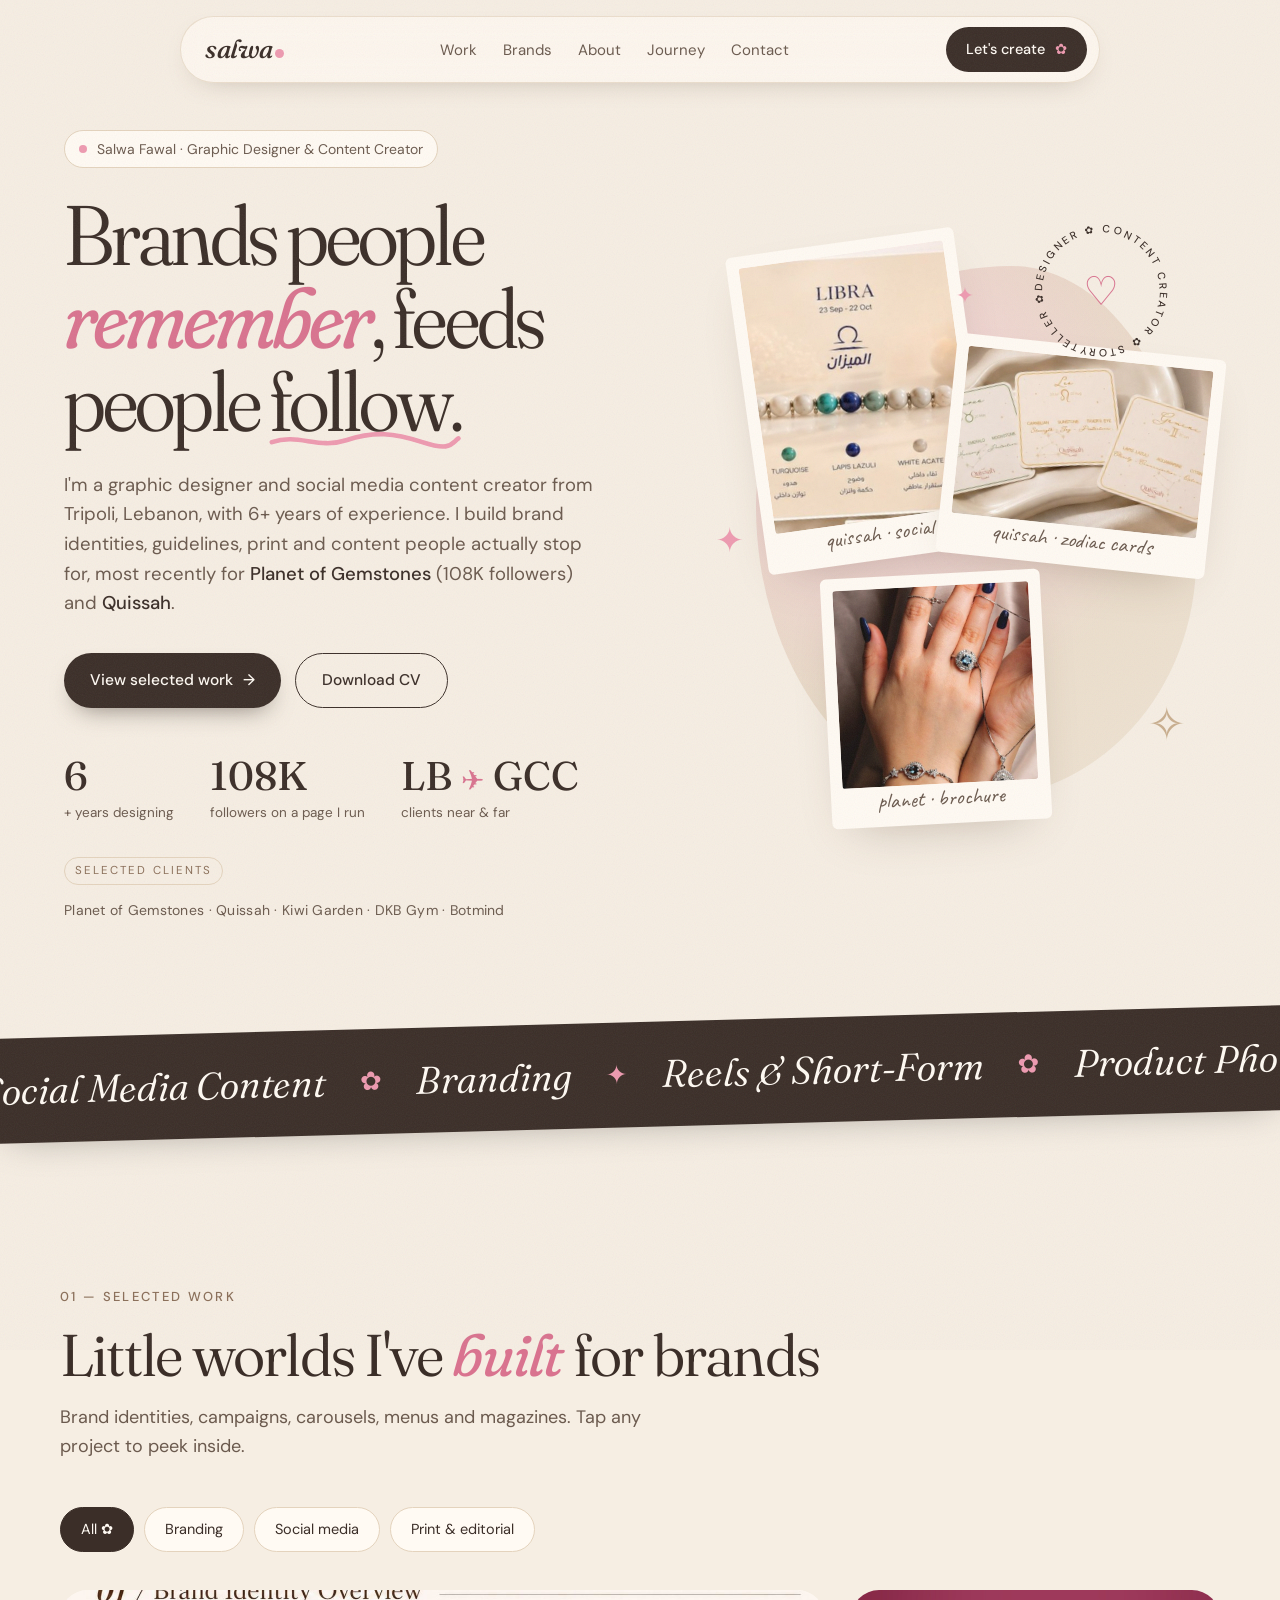
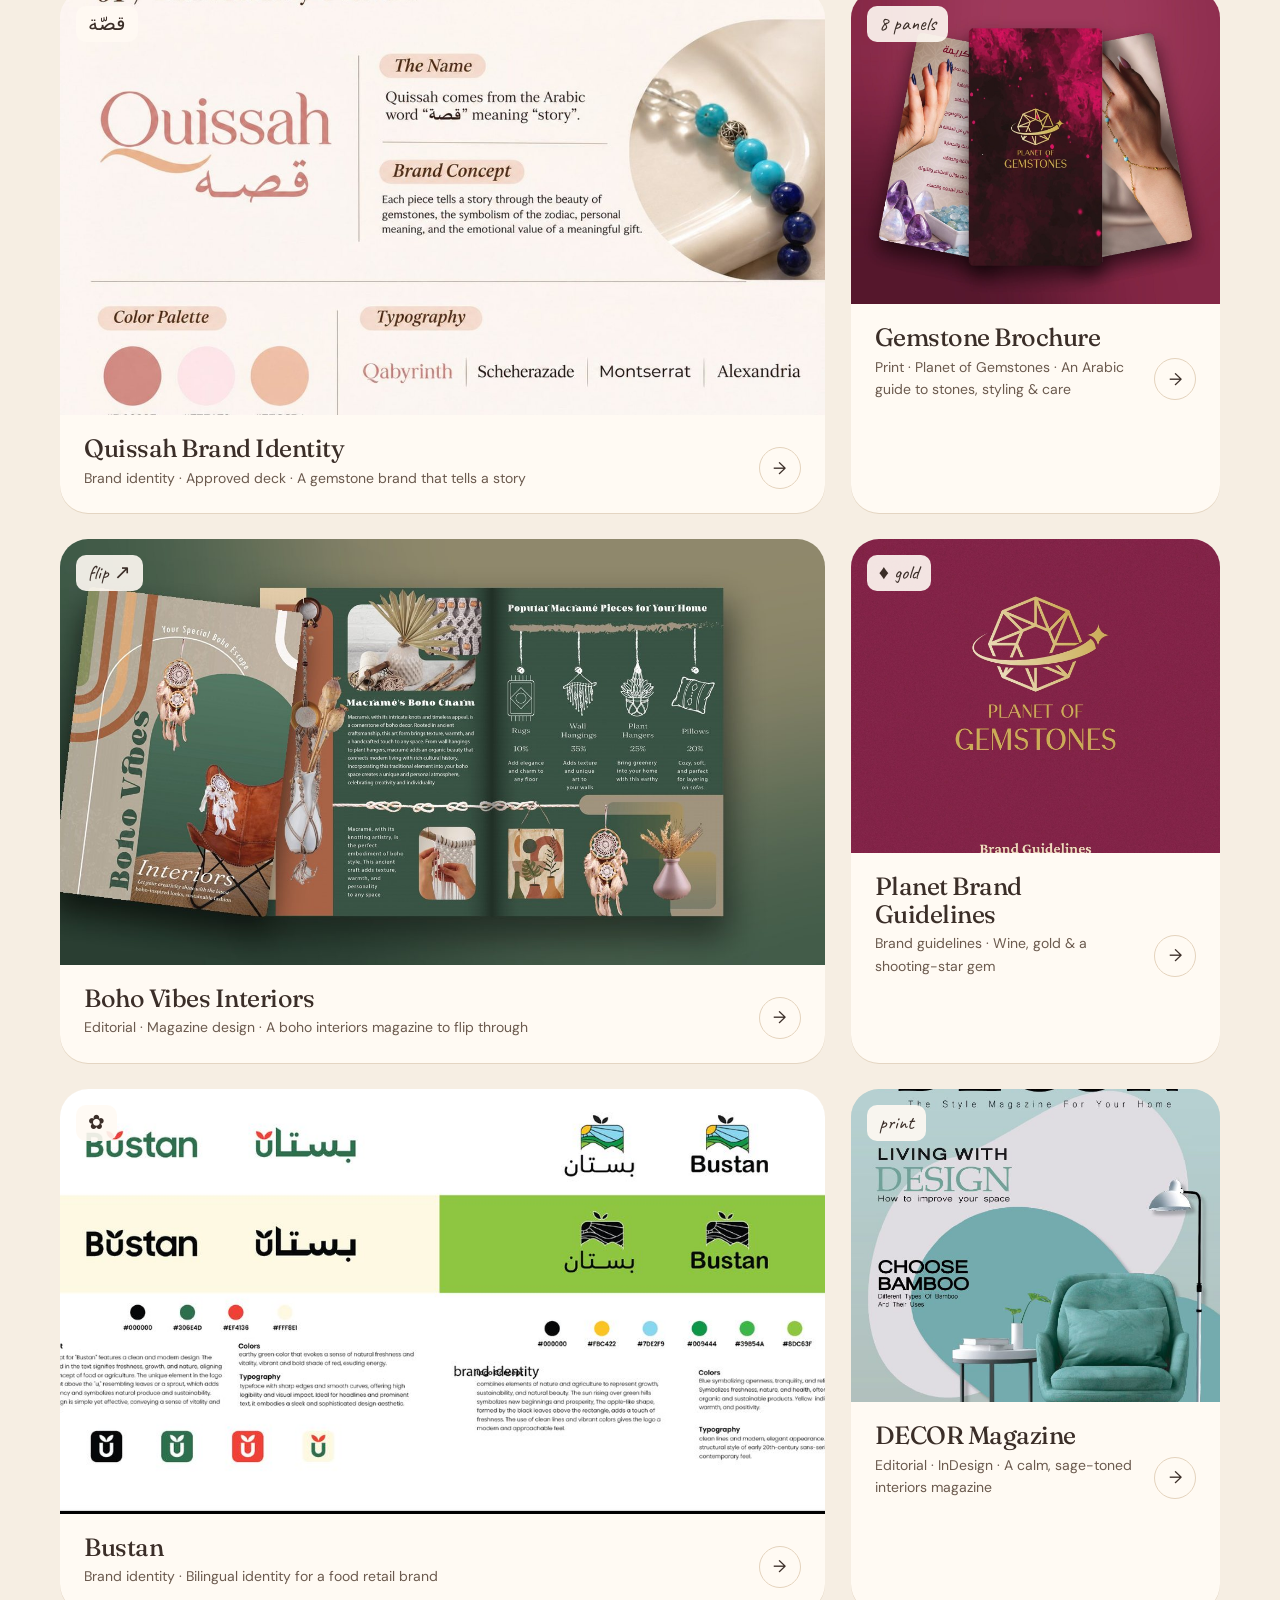
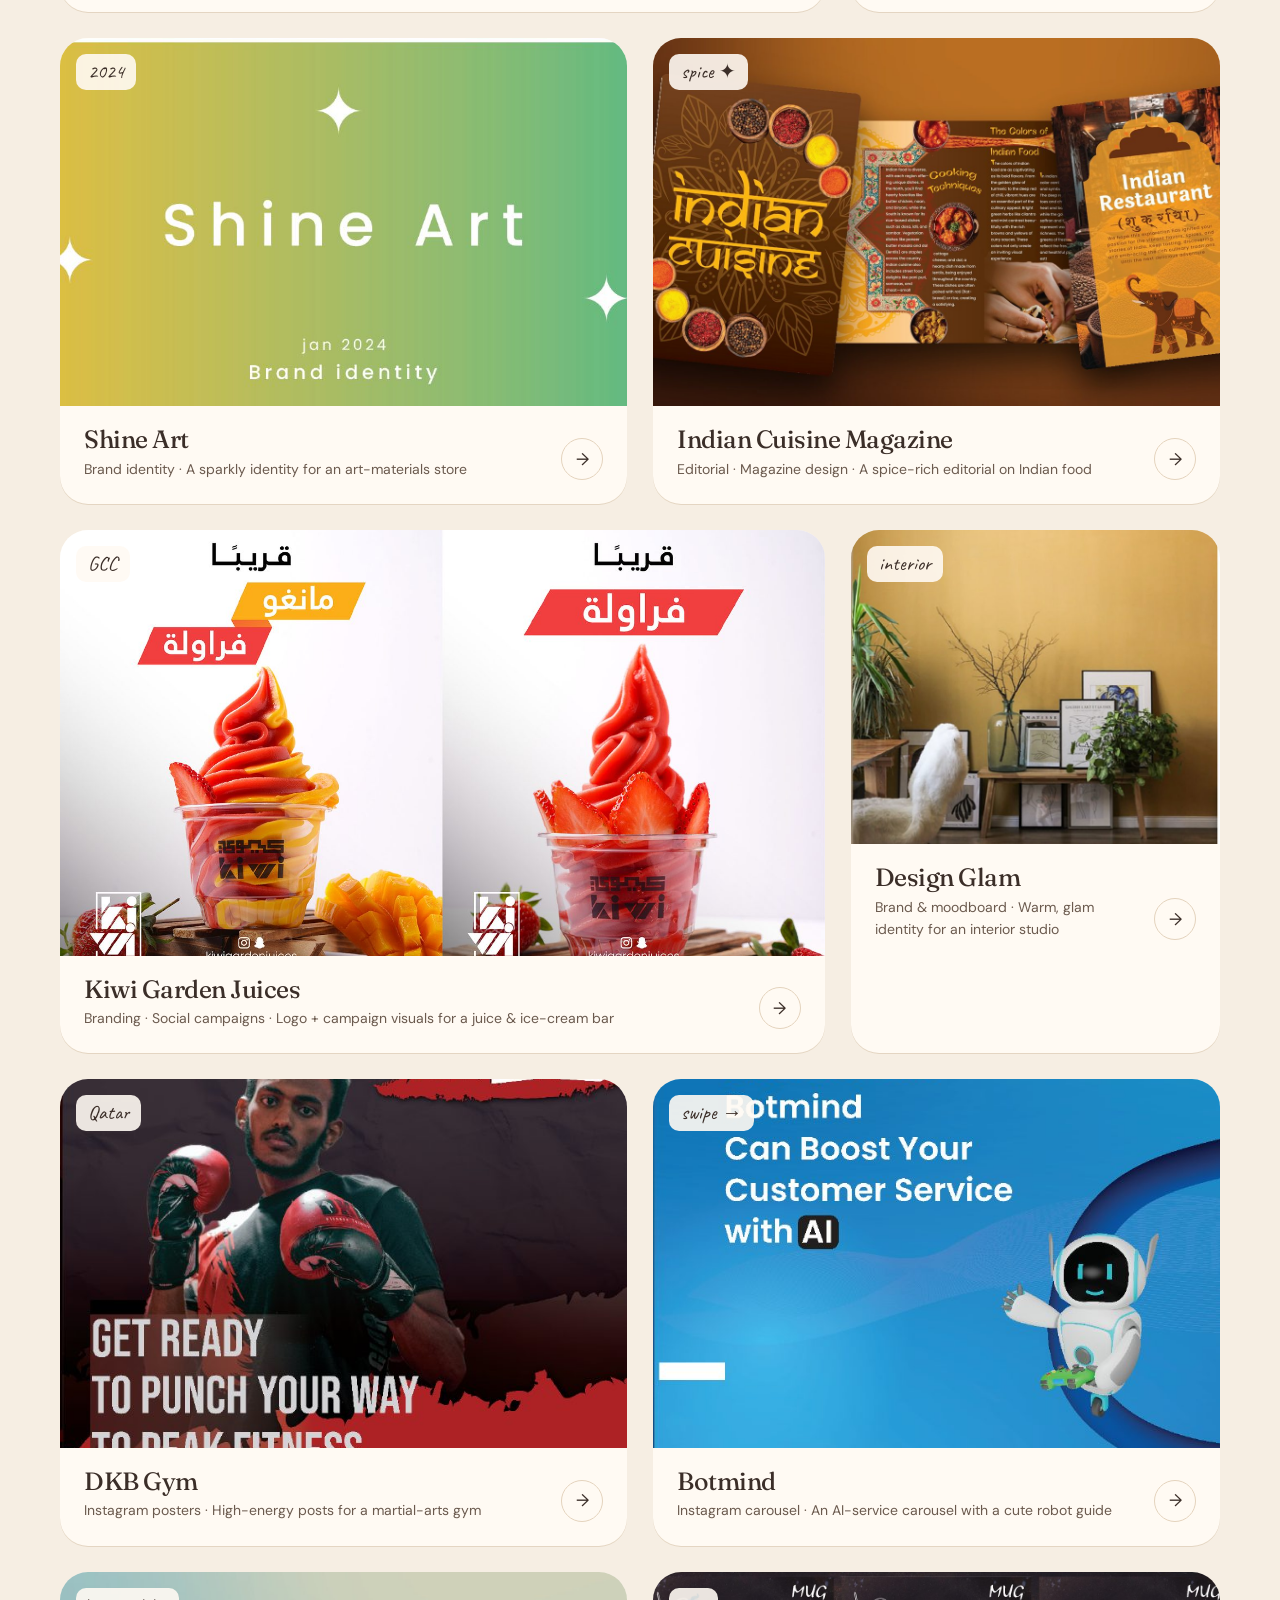
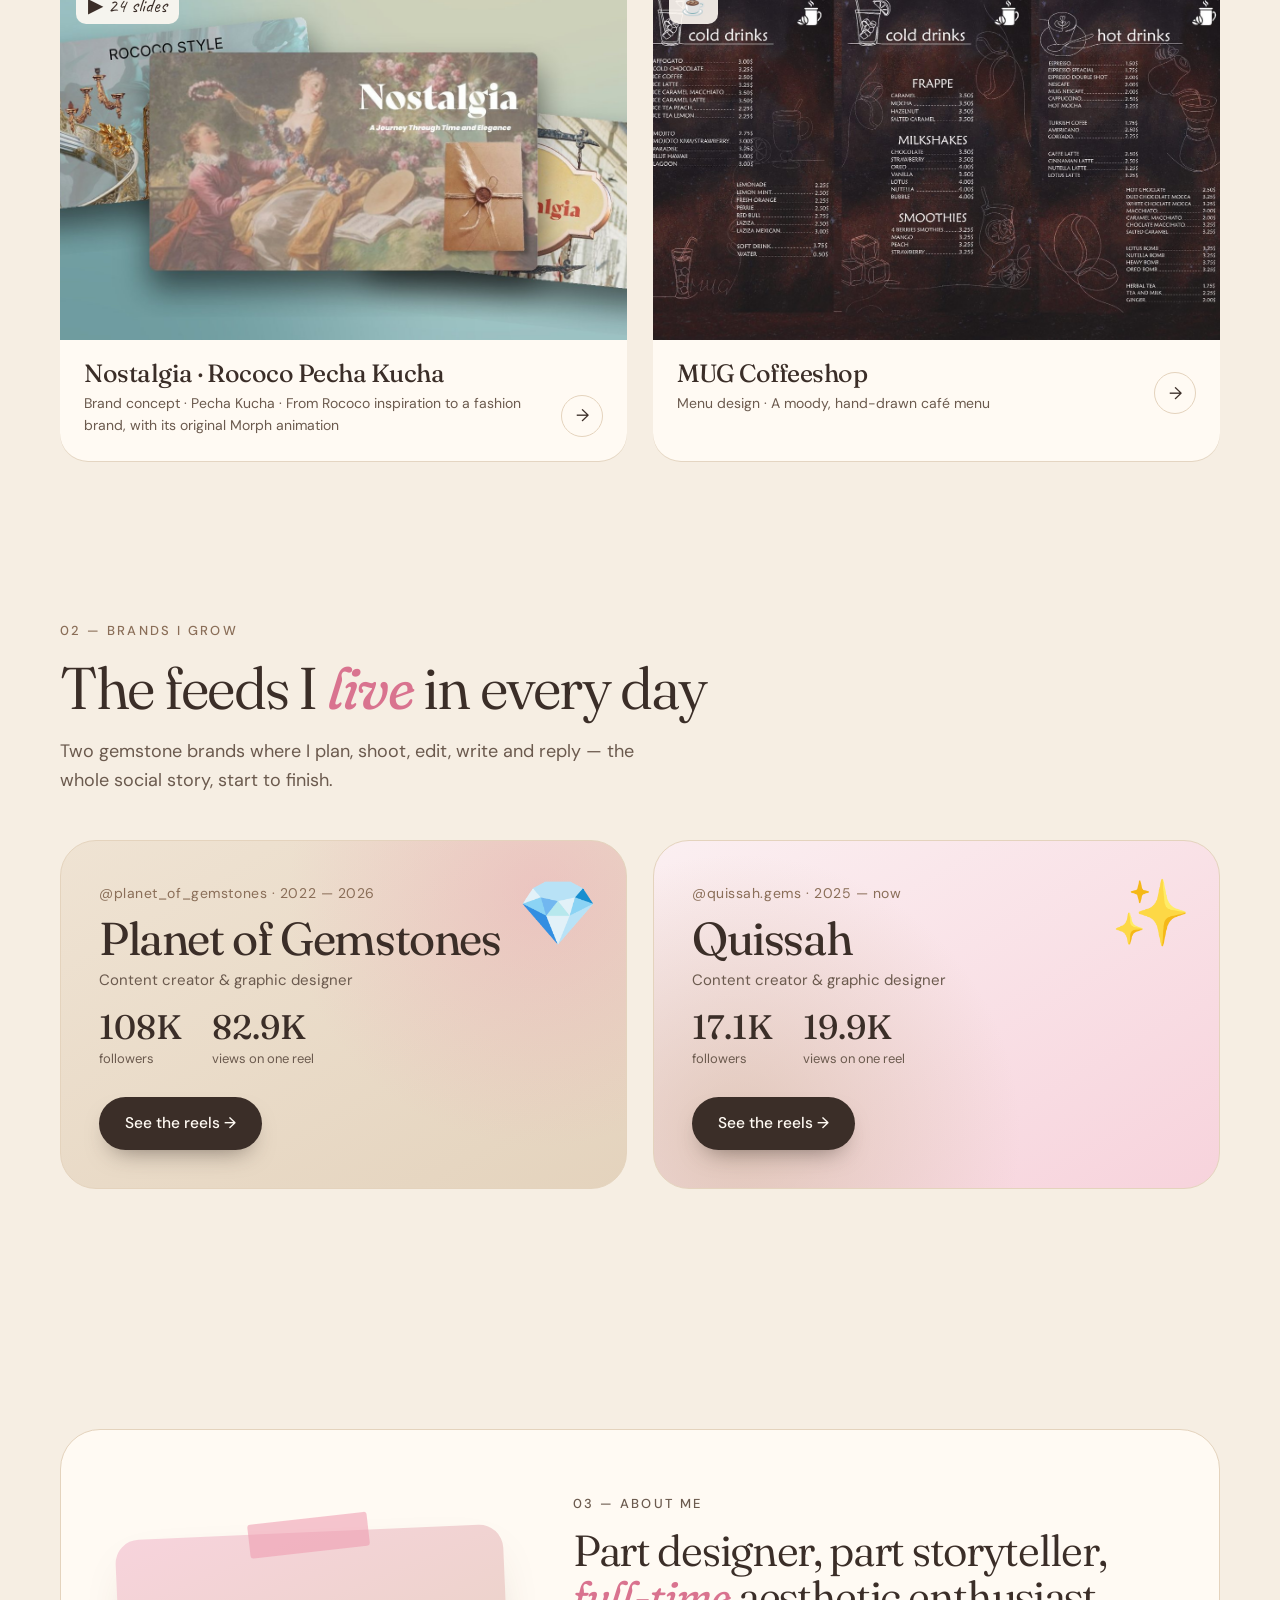
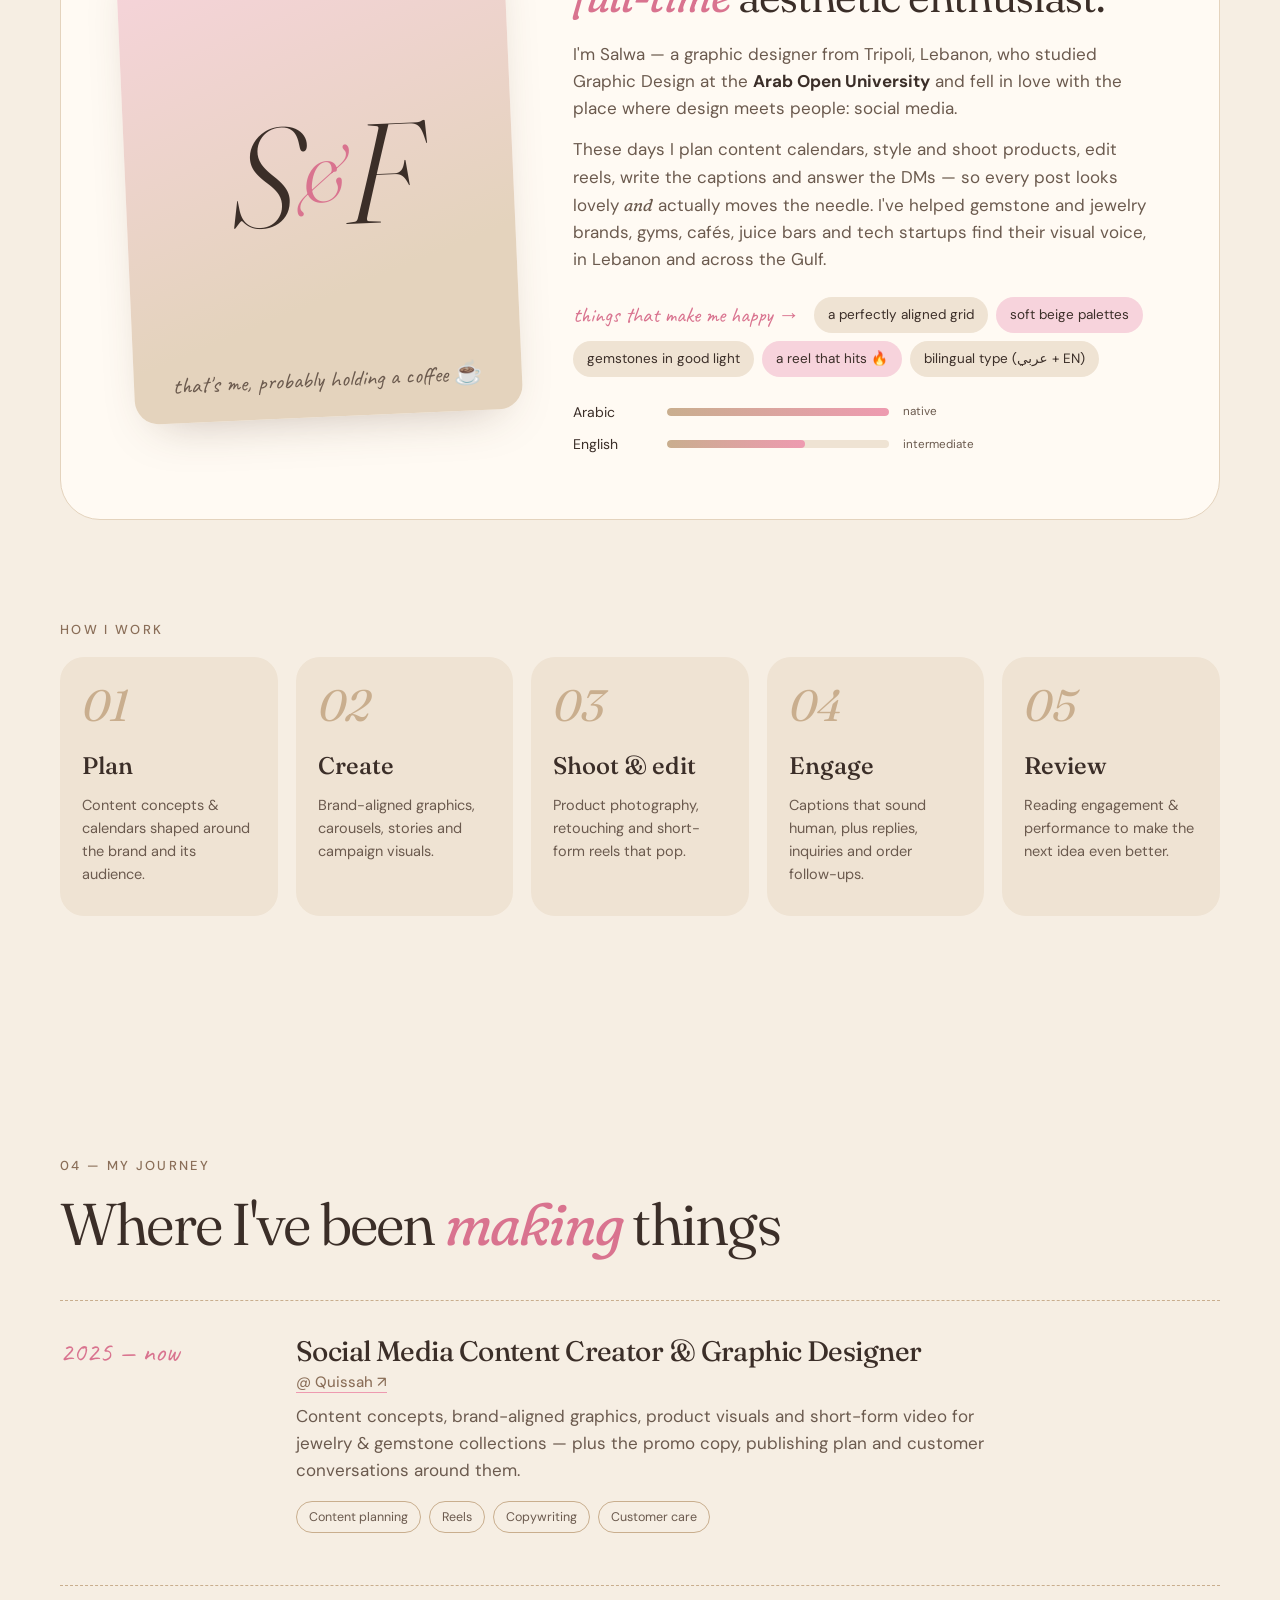
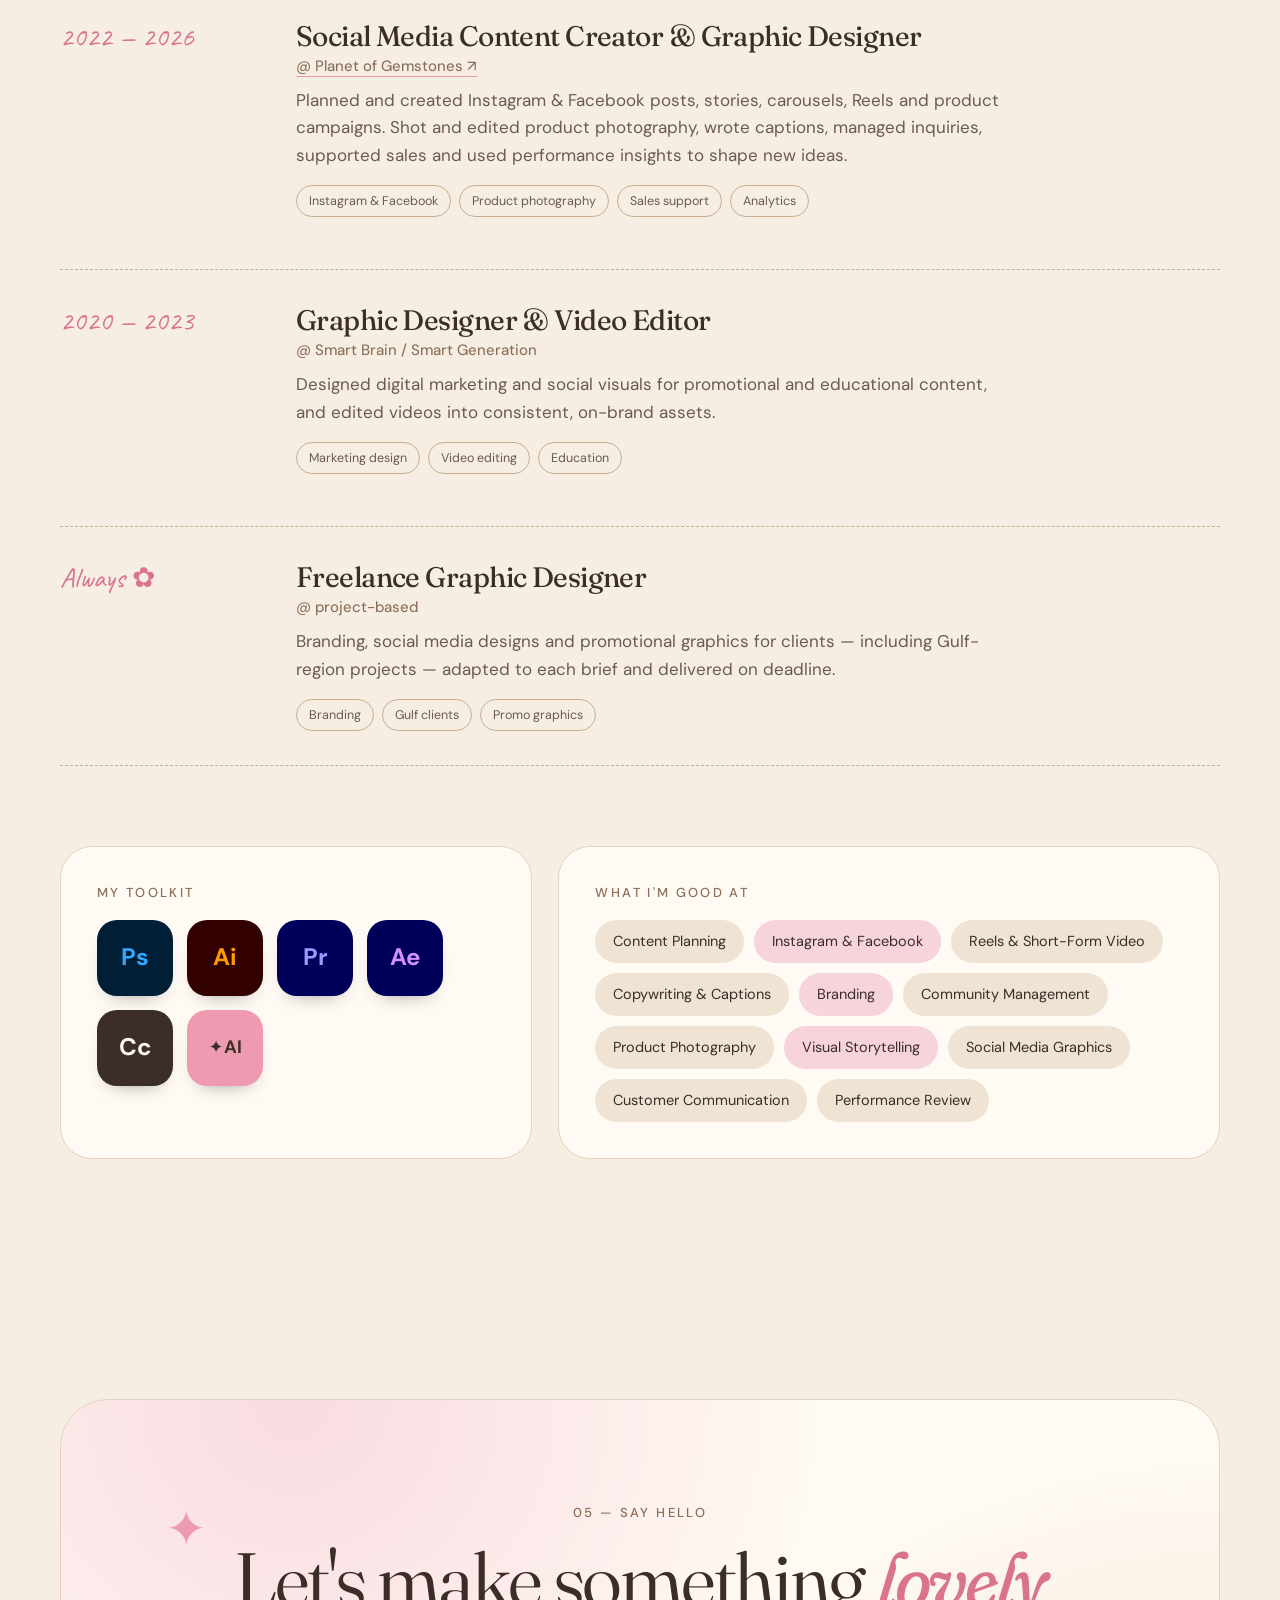
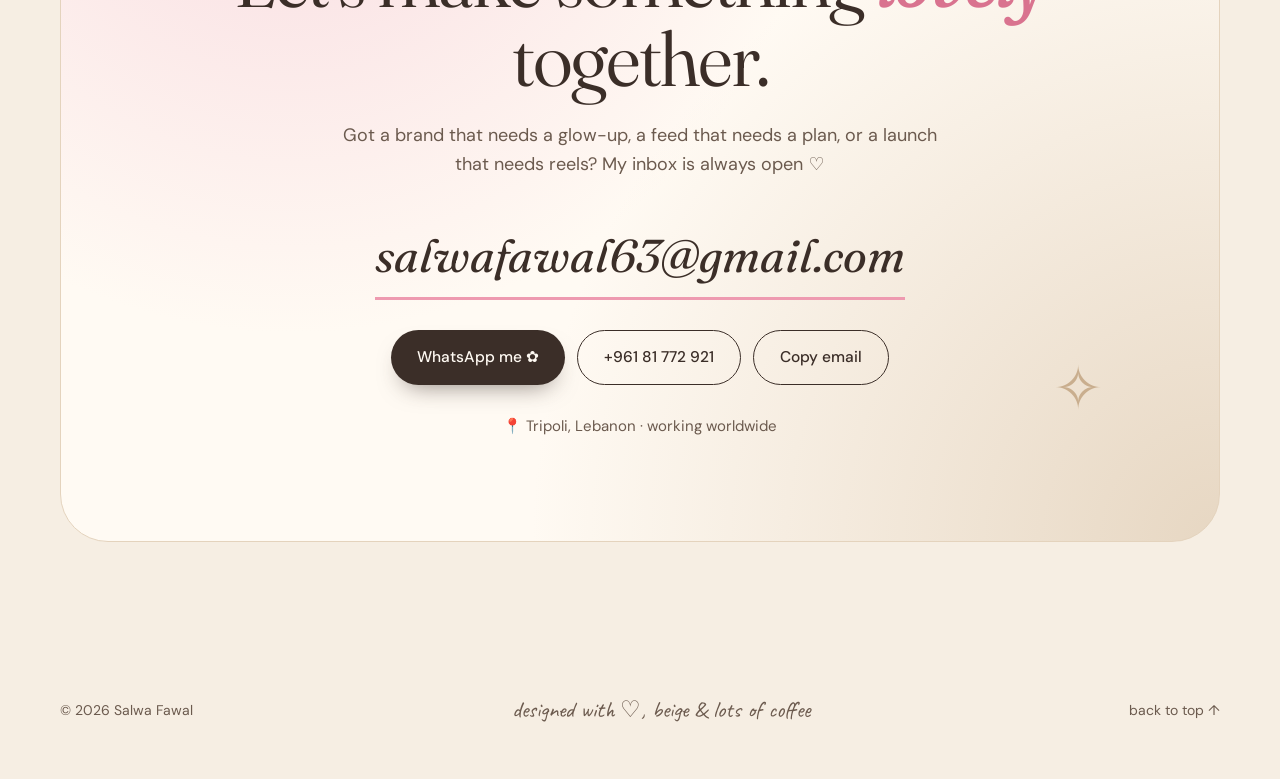
<file: index.html>
<!DOCTYPE html>
<html lang="en">
<head>
  <meta charset="UTF-8" />
  <meta name="viewport" content="width=device-width, initial-scale=1" />
  <title>Salwa Fawal — Graphic Designer & Content Creator</title>
  <meta name="description" content="Salwa Fawal is a graphic designer and social media content creator from Tripoli, Lebanon — branding, scroll-stopping social content, reels and product visuals." />
  <meta property="og:title" content="Salwa Fawal — Graphic Designer & Content Creator" />
  <meta property="og:description" content="Branding, social media content, reels & product visuals. Made with love in Tripoli, Lebanon." />
  <meta property="og:image" content="img/og.jpg" />
  <meta name="theme-color" content="#F6EEE3" />
  <link rel="icon" href="data:image/svg+xml,<svg xmlns='http://www.w3.org/2000/svg' viewBox='0 0 100 100'><circle cx='50' cy='50' r='46' fill='%23F6EEE3'/><text x='50' y='68' font-size='54' text-anchor='middle' font-family='Georgia' font-style='italic' fill='%233B2E28'>s</text><circle cx='72' cy='66' r='7' fill='%23EE9AB0'/></svg>" />
  <link rel="preconnect" href="https://fonts.googleapis.com" />
  <link rel="preconnect" href="https://fonts.gstatic.com" crossorigin />
  <link href="https://fonts.googleapis.com/css2?family=Fraunces:ital,opsz,wght,SOFT@0,9..144,300..800,100;1,9..144,300..800,100&family=DM+Sans:opsz,wght@9..40,400;9..40,500;9..40,700&family=Caveat:wght@500;700&display=swap" rel="stylesheet" />
  <link rel="stylesheet" href="style.css" />
</head>
<body>
  <div class="grain" aria-hidden="true"></div>
  <div class="cursor" aria-hidden="true"></div>

  <!-- NAV -->
  <header class="nav">
    <a href="#top" class="logo">salwa<span class="dot"></span></a>
    <nav class="nav-links">
      <a href="#work">Work</a>
      <a href="#brands">Brands</a>
      <a href="#about">About</a>
      <a href="#journey">Journey</a>
      <a href="#contact">Contact</a>
    </nav>
    <a href="#contact" class="btn btn-pill magnetic">Let's create <span class="flower">✿</span></a>
  </header>

  <main id="top">
    <!-- HERO -->
    <section class="hero">
      <div class="hero-text">
        <p class="eyebrow reveal"><span class="pulse"></span> Salwa Fawal · Graphic Designer &amp; Content Creator</p>
        <h1 class="hero-title">
          <span class="line reveal">Brands people</span>
          <span class="line reveal"><em class="pink">remember</em>, feeds</span>
          <span class="line reveal">people <span class="squiggle">follow.<svg viewBox="0 0 200 20" preserveAspectRatio="none"><path d="M2 12 C 30 2, 50 20, 80 10 S 130 2, 160 12 S 190 14, 198 8"/></svg></span></span>
        </h1>
        <p class="hero-sub reveal">I'm a graphic designer and social media content creator from Tripoli, Lebanon, with 6+ years of experience. I build brand identities, guidelines, print and content people actually stop for, most recently for <strong>Planet of Gemstones</strong> (108K followers) and <strong>Quissah</strong>.</p>
        <div class="hero-cta reveal">
          <a href="#work" class="btn btn-dark magnetic">View selected work <span>→</span></a>
          <a href="cv.pdf" class="btn btn-ghost magnetic" download>Download CV</a>
        </div>
        <ul class="hero-stats reveal">
          <li><strong data-count="6">0</strong><span>+ years designing</span></li>
          <li><strong>108K</strong><span>followers on a page I run</span></li>
          <li><strong>LB <i>✈</i> GCC</strong><span>clients near &amp; far</span></li>
        </ul>
        <p class="clients reveal"><span>Selected clients</span> Planet of Gemstones · Quissah · Kiwi Garden · DKB Gym · Botmind</p>
      </div>

      <div class="hero-art" aria-hidden="true">
        <div class="blob"></div>
        <div class="polaroid p1 float" data-speed="0.04"><img src="img/hero-libra.jpg" alt="" /><span>quissah · social</span></div>
        <div class="polaroid p2 float" data-speed="-0.06"><img src="img/hero-cards.jpg" alt="" /><span>quissah · zodiac cards</span></div>
        <div class="polaroid p3 float" data-speed="0.08"><img src="img/hero-planet.jpg" alt="" /><span>planet · brochure</span></div>
        <div class="badge spin">
          <svg viewBox="0 0 200 200">
            <defs><path id="circ" d="M100,100 m-78,0 a78,78 0 1,1 156,0 a78,78 0 1,1 -156,0"/></defs>
            <text><textPath href="#circ" textLength="486" lengthAdjust="spacing">designer ✿ content creator ✿ storyteller ✿ </textPath></text>
          </svg>
          <span class="badge-heart">♡</span>
        </div>
        <span class="sparkle s1">✦</span><span class="sparkle s2">✧</span><span class="sparkle s3">✦</span>
      </div>
    </section>

    <!-- MARQUEE -->
    <div class="marquee" aria-hidden="true">
      <div class="marquee-track">
        <span>Social Media Content</span><i>✿</i><span>Branding</span><i>✦</i><span>Reels &amp; Short-Form</span><i>✿</i><span>Product Photography</span><i>✦</i><span>Copywriting</span><i>✿</i><span>Editorial Design</span><i>✦</i><span>Community Management</span><i>✿</i>
        <span>Social Media Content</span><i>✿</i><span>Branding</span><i>✦</i><span>Reels &amp; Short-Form</span><i>✿</i><span>Product Photography</span><i>✦</i><span>Copywriting</span><i>✿</i><span>Editorial Design</span><i>✦</i><span>Community Management</span><i>✿</i>
      </div>
    </div>

    <!-- WORK -->
    <section id="work" class="section work">
      <div class="section-head">
        <p class="kicker reveal">01 — Selected work</p>
        <h2 class="reveal">Little worlds I've <em>built</em> for brands</h2>
        <p class="lede reveal">Brand identities, campaigns, carousels, menus and magazines. Tap any project to peek inside.</p>
      </div>

      <div class="filters reveal" role="tablist">
        <button class="chip active" data-filter="all">All ✿</button>
        <button class="chip" data-filter="branding">Branding</button>
        <button class="chip" data-filter="social">Social media</button>
        <button class="chip" data-filter="print">Print &amp; editorial</button>
      </div>

      <div class="grid" id="grid"><!-- filled by script.js --></div>
    </section>

    <!-- BRANDS -->
    <section id="brands" class="section brands">
      <div class="section-head">
        <p class="kicker reveal">02 — Brands I grow</p>
        <h2 class="reveal">The feeds I <em>live</em> in every day</h2>
        <p class="lede reveal">Two gemstone brands where I plan, shoot, edit, write and reply — the whole social story, start to finish.</p>
      </div>
      <div class="brand-grid">
        <a href="/planet" class="brand-card planet reveal">
          <span class="gem" aria-hidden="true">💎</span>
          <div>
            <span class="handle">@planet_of_gemstones · 2022 — 2026</span>
            <h3>Planet of Gemstones<small>Content creator &amp; graphic designer</small></h3>
            <div class="brand-stats"><div><strong>108K</strong><span>followers</span></div><div><strong>82.9K</strong><span>views on one reel</span></div></div>
          </div>
          <span class="btn btn-dark go">See the reels →</span>
        </a>
        <a href="/quissah" class="brand-card quissah reveal">
          <span class="gem" aria-hidden="true">✨</span>
          <div>
            <span class="handle">@quissah.gems · 2025 — now</span>
            <h3>Quissah<small>Content creator &amp; graphic designer</small></h3>
            <div class="brand-stats"><div><strong>17.1K</strong><span>followers</span></div><div><strong>19.9K</strong><span>views on one reel</span></div></div>
          </div>
          <span class="btn btn-dark go">See the reels →</span>
        </a>
      </div>
    </section>

    <!-- ABOUT -->
    <section id="about" class="section about">
      <div class="about-card reveal">
        <div class="about-photo">
          <div class="monogram"><span>S</span><span class="amp">&amp;</span><span>F</span></div>
          <div class="tape"></div>
          <p class="handwrite">that's me, probably holding a coffee ☕</p>
        </div>
        <div class="about-text">
          <p class="kicker">03 — About me</p>
          <h2>Part designer, part storyteller, <em>full-time</em> aesthetic enthusiast.</h2>
          <p>I'm Salwa — a graphic designer from Tripoli, Lebanon, who studied Graphic Design at the <strong>Arab Open University</strong> and fell in love with the place where design meets people: social media.</p>
          <p>These days I plan content calendars, style and shoot products, edit reels, write the captions and answer the DMs — so every post looks lovely <em>and</em> actually moves the needle. I've helped gemstone and jewelry brands, gyms, cafés, juice bars and tech startups find their visual voice, in Lebanon and across the Gulf.</p>
          <div class="love">
            <span class="love-title">things that make me happy →</span>
            <span class="tag">a perfectly aligned grid</span>
            <span class="tag pinkish">soft beige palettes</span>
            <span class="tag">gemstones in good light</span>
            <span class="tag pinkish">a reel that hits 🔥</span>
            <span class="tag">bilingual type (عربي + EN)</span>
          </div>
          <div class="lang">
            <div><span>Arabic</span><div class="bar"><i style="--w:100%"></i></div><small>native</small></div>
            <div><span>English</span><div class="bar"><i style="--w:62%"></i></div><small>intermediate</small></div>
          </div>
        </div>
      </div>

      <!-- process -->
      <div class="process">
        <p class="kicker reveal">How I work</p>
        <ol class="steps">
          <li class="step reveal"><span class="num">01</span><h3>Plan</h3><p>Content concepts &amp; calendars shaped around the brand and its audience.</p></li>
          <li class="step reveal"><span class="num">02</span><h3>Create</h3><p>Brand-aligned graphics, carousels, stories and campaign visuals.</p></li>
          <li class="step reveal"><span class="num">03</span><h3>Shoot &amp; edit</h3><p>Product photography, retouching and short-form reels that pop.</p></li>
          <li class="step reveal"><span class="num">04</span><h3>Engage</h3><p>Captions that sound human, plus replies, inquiries and order follow-ups.</p></li>
          <li class="step reveal"><span class="num">05</span><h3>Review</h3><p>Reading engagement &amp; performance to make the next idea even better.</p></li>
        </ol>
      </div>
    </section>

    <!-- JOURNEY -->
    <section id="journey" class="section journey">
      <div class="section-head">
        <p class="kicker reveal">04 — My journey</p>
        <h2 class="reveal">Where I've been <em>making</em> things</h2>
      </div>
      <div class="timeline">
        <article class="role reveal">
          <div class="when">2025 — now</div>
          <div class="what">
            <h3>Social Media Content Creator &amp; Graphic Designer <span class="at"><a href="/quissah">@ Quissah ↗</a></span></h3>
            <p>Content concepts, brand-aligned graphics, product visuals and short-form video for jewelry &amp; gemstone collections — plus the promo copy, publishing plan and customer conversations around them.</p>
            <div class="mini"><span>Content planning</span><span>Reels</span><span>Copywriting</span><span>Customer care</span></div>
          </div>
        </article>
        <article class="role reveal">
          <div class="when">2022 — 2026</div>
          <div class="what">
            <h3>Social Media Content Creator &amp; Graphic Designer <span class="at"><a href="/planet">@ Planet of Gemstones ↗</a></span></h3>
            <p>Planned and created Instagram &amp; Facebook posts, stories, carousels, Reels and product campaigns. Shot and edited product photography, wrote captions, managed inquiries, supported sales and used performance insights to shape new ideas.</p>
            <div class="mini"><span>Instagram &amp; Facebook</span><span>Product photography</span><span>Sales support</span><span>Analytics</span></div>
          </div>
        </article>
        <article class="role reveal">
          <div class="when">2020 — 2023</div>
          <div class="what">
            <h3>Graphic Designer &amp; Video Editor <span class="at">@ Smart Brain / Smart Generation</span></h3>
            <p>Designed digital marketing and social visuals for promotional and educational content, and edited videos into consistent, on-brand assets.</p>
            <div class="mini"><span>Marketing design</span><span>Video editing</span><span>Education</span></div>
          </div>
        </article>
        <article class="role reveal">
          <div class="when">Always ✿</div>
          <div class="what">
            <h3>Freelance Graphic Designer <span class="at">@ project-based</span></h3>
            <p>Branding, social media designs and promotional graphics for clients — including Gulf-region projects — adapted to each brief and delivered on deadline.</p>
            <div class="mini"><span>Branding</span><span>Gulf clients</span><span>Promo graphics</span></div>
          </div>
        </article>
      </div>

      <!-- toolkit -->
      <div class="toolkit">
        <div class="tools reveal">
          <p class="kicker">My toolkit</p>
          <div class="tool-row">
            <div class="tool ps" title="Adobe Photoshop">Ps</div>
            <div class="tool ai" title="Adobe Illustrator">Ai</div>
            <div class="tool pr" title="Adobe Premiere Pro">Pr</div>
            <div class="tool ae" title="Adobe After Effects">Ae</div>
            <div class="tool cc" title="CapCut">Cc</div>
            <div class="tool ai2" title="AI-assisted creative tools">✦AI</div>
          </div>
        </div>
        <div class="skills reveal">
          <p class="kicker">What I'm good at</p>
          <div class="skill-cloud">
            <span>Content Planning</span><span class="hl">Instagram &amp; Facebook</span><span>Reels &amp; Short-Form Video</span><span>Copywriting &amp; Captions</span><span class="hl">Branding</span><span>Community Management</span><span>Product Photography</span><span class="hl">Visual Storytelling</span><span>Social Media Graphics</span><span>Customer Communication</span><span>Performance Review</span>
          </div>
        </div>
      </div>
    </section>

    <!-- CONTACT -->
    <section id="contact" class="section contact">
      <div class="contact-card reveal">
        <span class="sparkle c1">✦</span><span class="sparkle c2">✧</span>
        <p class="kicker">05 — Say hello</p>
        <h2>Let's make something <em>lovely</em> together.</h2>
        <p class="lede">Got a brand that needs a glow-up, a feed that needs a plan, or a launch that needs reels? My inbox is always open ♡</p>
        <a class="mail magnetic" href="mailto:salwafawal63@gmail.com">salwafawal63@gmail.com</a>
        <div class="contact-row">
          <a class="btn btn-dark magnetic" href="https://wa.me/96181772921" target="_blank" rel="noopener">WhatsApp me ✿</a>
          <a class="btn btn-ghost magnetic" href="tel:+96181772921">+961 81 772 921</a>
          <button class="btn btn-ghost magnetic" id="copy">Copy email</button>
        </div>
        <p class="where">📍 Tripoli, Lebanon · working worldwide</p>
      </div>
    </section>
  </main>

  <footer class="footer">
    <p>© 2026 Salwa Fawal</p>
    <p class="handwrite">designed with ♡, beige &amp; lots of coffee</p>
    <a href="#top">back to top ↑</a>
  </footer>

  <!-- LIGHTBOX -->
  <div class="lightbox" id="lightbox" aria-hidden="true" role="dialog" aria-modal="true">
    <div class="lb-inner">
      <button class="lb-close" aria-label="Close">×</button>
      <div class="lb-head">
        <p class="kicker" id="lb-cat"></p>
        <h3 id="lb-title"></h3>
        <p id="lb-desc"></p>
        <div class="mini" id="lb-tags"></div>
      </div>
      <div class="lb-gallery" id="lb-gallery"></div>
    </div>
  </div>

  <div class="toast" id="toast">copied! ♡</div>
  <script src="morph.js"></script>
  <script src="script.js"></script>
</body>
</html>
</file>
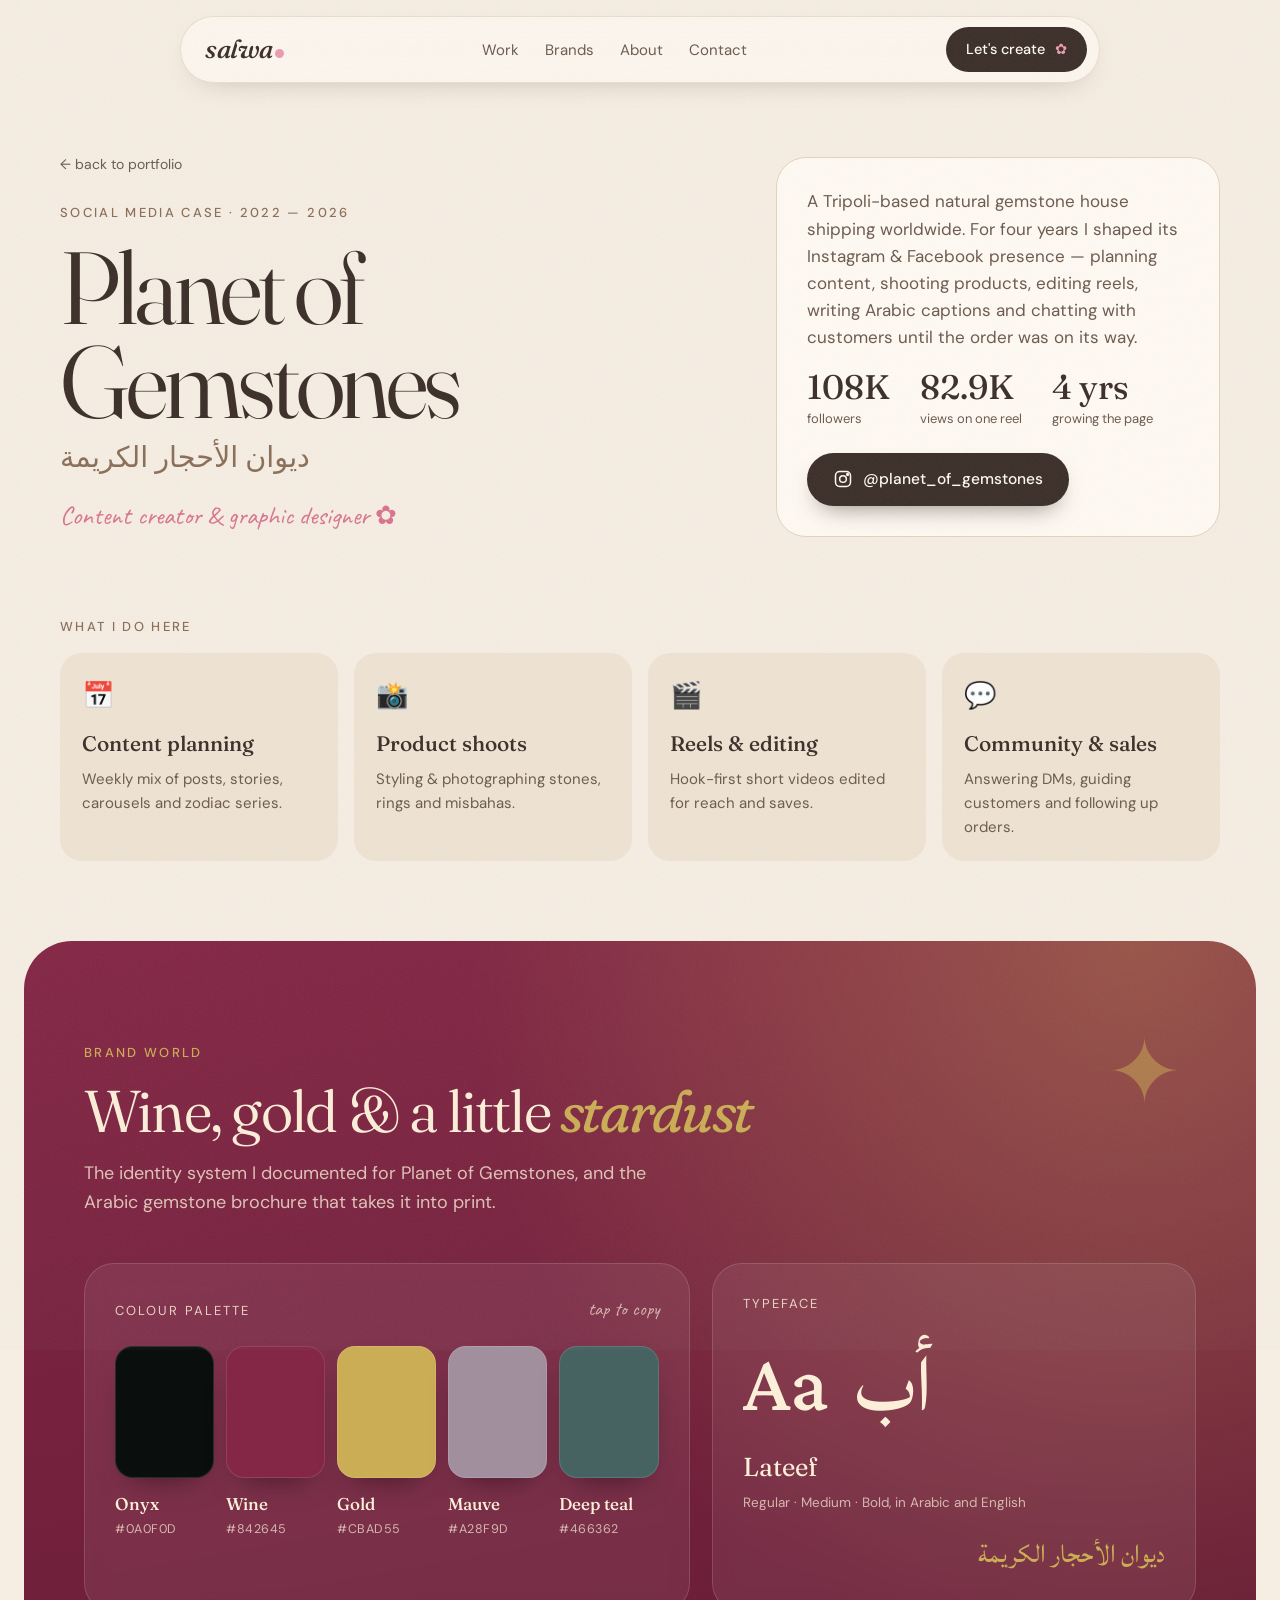
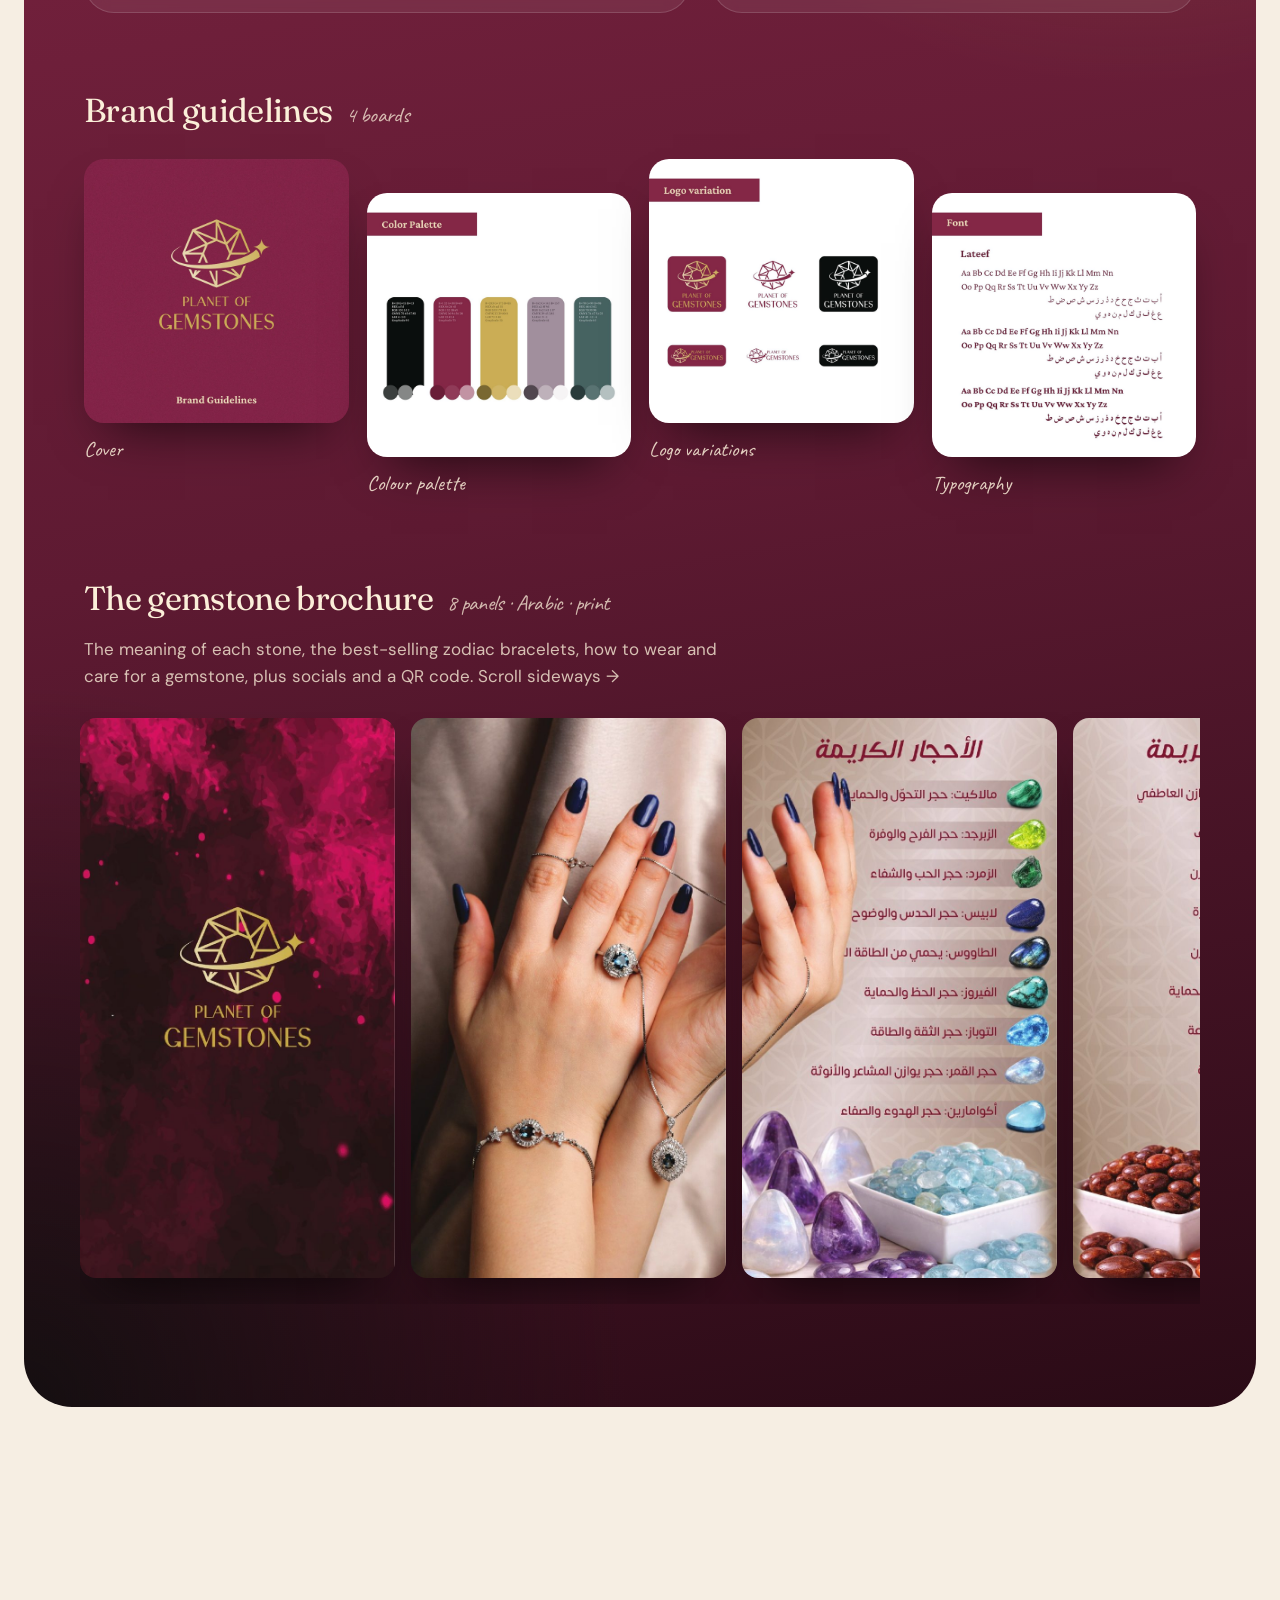
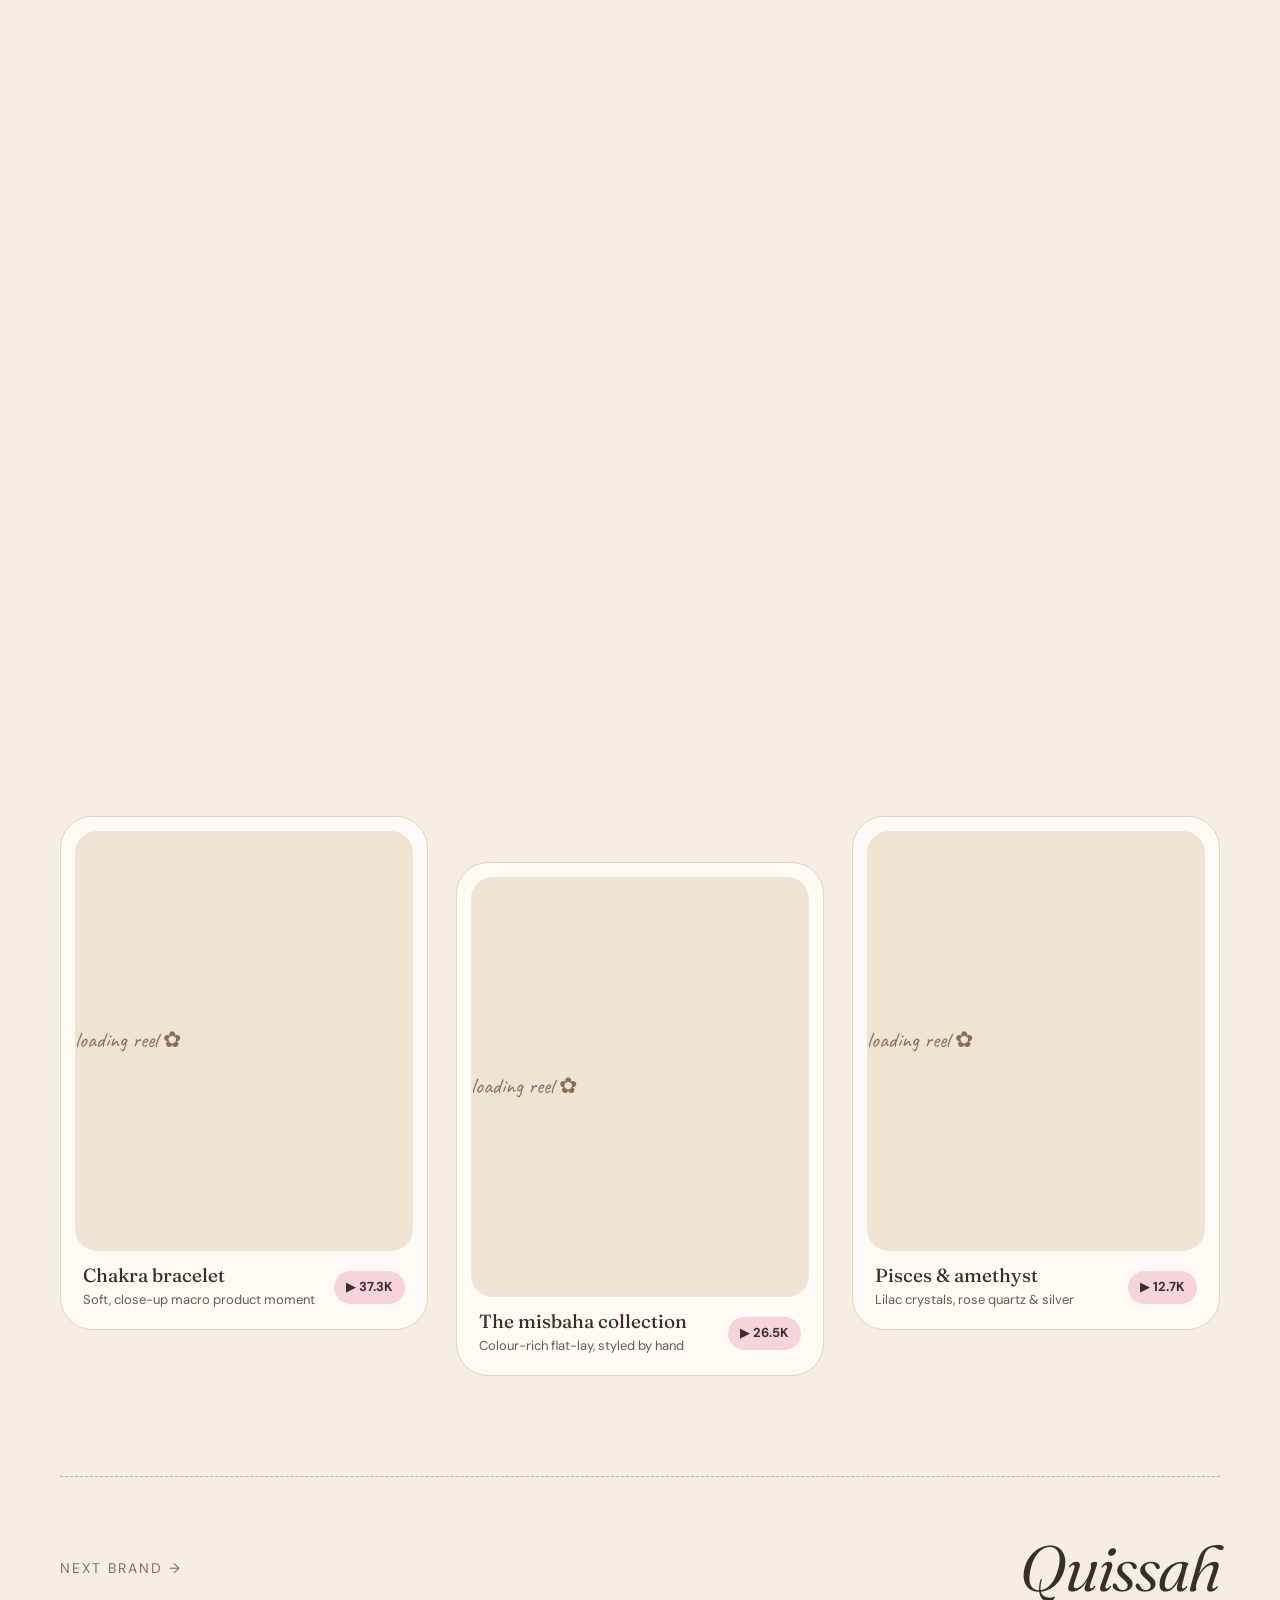
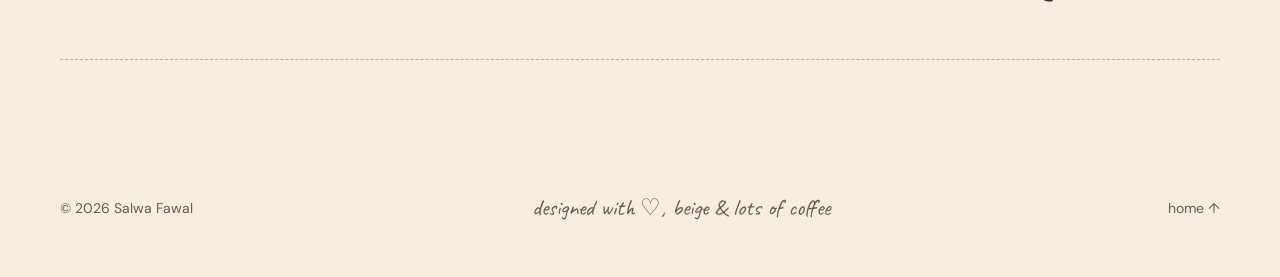
<file: planet.html>
<!DOCTYPE html>
<html lang="en">
<head>
  <meta charset="UTF-8" />
  <meta name="viewport" content="width=device-width, initial-scale=1" />
  <title>Planet of Gemstones — Salwa Fawal</title>
  <meta name="description" content="Planet of Gemstones: social media content, reels and product visuals by Salwa Fawal." />
  <meta property="og:image" content="/img/og.jpg" />
  <meta name="theme-color" content="#F6EEE3" />
  <link rel="icon" href="data:image/svg+xml,<svg xmlns='http://www.w3.org/2000/svg' viewBox='0 0 100 100'><circle cx='50' cy='50' r='46' fill='%23F6EEE3'/><text x='50' y='68' font-size='54' text-anchor='middle' font-family='Georgia' font-style='italic' fill='%233B2E28'>s</text><circle cx='72' cy='66' r='7' fill='%23EE9AB0'/></svg>" />
  <link rel="preconnect" href="https://fonts.googleapis.com" />
  <link rel="preconnect" href="https://fonts.gstatic.com" crossorigin />
  <link href="https://fonts.googleapis.com/css2?family=Lateef:wght@400;500;700&family=Fraunces:ital,opsz,wght,SOFT@0,9..144,300..800,100;1,9..144,300..800,100&family=DM+Sans:opsz,wght@9..40,400;9..40,500;9..40,700&family=Caveat:wght@500;700&display=swap" rel="stylesheet" />
  <link rel="stylesheet" href="/style.css" />
</head>
<body>
  <div class="grain" aria-hidden="true"></div>
  <div class="cursor" aria-hidden="true"></div>
  <header class="nav">
    <a href="/" class="logo">salwa<span class="dot"></span></a>
    <nav class="nav-links">
      <a href="/#work">Work</a>
      <a href="/#brands">Brands</a>
      <a href="/#about">About</a>
      <a href="/#contact">Contact</a>
    </nav>
    <a href="/#contact" class="btn btn-pill magnetic">Let's create <span class="flower">✿</span></a>
  </header>
  <main>
    <section class="case-hero">
      <div>
        <a class="back" href="/#brands">← back to portfolio</a>
        <p class="kicker reveal">Social media case · 2022 — 2026</p>
        <h1 class="reveal">Planet of Gemstones<span class="ar"><span dir="rtl">ديوان الأحجار الكريمة</span></span></h1>
        <span class="case-role reveal">Content creator & graphic designer ✿</span>
      </div>
      <aside class="case-side reveal">
        <p>A Tripoli-based natural gemstone house shipping worldwide. For four years I shaped its Instagram & Facebook presence — planning content, shooting products, editing reels, writing Arabic captions and chatting with customers until the order was on its way.</p>
        <div class="brand-stats"><div><strong>108K</strong><span>followers</span></div><div><strong>82.9K</strong><span>views on one reel</span></div><div><strong>4 yrs</strong><span>growing the page</span></div></div>
        <a class="btn btn-dark magnetic ig-link" href="https://www.instagram.com/planet_of_gemstones/" target="_blank" rel="noopener"><svg class="ig-ico" viewBox="0 0 24 24" fill="none" stroke="currentColor" stroke-width="1.8"><rect x="3" y="3" width="18" height="18" rx="5"/><circle cx="12" cy="12" r="4"/><circle cx="17.5" cy="6.5" r="1" fill="currentColor"/></svg> @planet_of_gemstones</a>
      </aside>
    </section>

    <section class="did">
      <p class="kicker reveal">What I do here</p>
      <ul><li class="reveal"><i>📅</i><b>Content planning</b>Weekly mix of posts, stories, carousels and zodiac series.</li><li class="reveal"><i>📸</i><b>Product shoots</b>Styling & photographing stones, rings and misbahas.</li><li class="reveal"><i>🎬</i><b>Reels & editing</b>Hook-first short videos edited for reach and saves.</li><li class="reveal"><i>💬</i><b>Community & sales</b>Answering DMs, guiding customers and following up orders.</li></ul>
    </section>


    <!-- BRAND WORLD -->
    <section class="world world-planet" id="brand">
      <div class="world-inner">
        <div class="section-head">
          <p class="kicker reveal">Brand world</p>
          <h2 class="reveal">Wine, gold &amp; a little <em>stardust</em></h2>
          <p class="lede reveal">The identity system I documented for Planet of Gemstones, and the Arabic gemstone brochure that takes it into print.</p>
        </div>

        <div class="world-cols">
          <div class="spec reveal">
            <p class="spec-label">Colour palette <small>tap to copy</small></p>
            <div class="swatches">
              <button class="sw" style="--c:#0A0F0D" data-hex="#0A0F0D"><i></i><b>Onyx</b><span>#0A0F0D</span></button>
              <button class="sw" style="--c:#842645" data-hex="#842645"><i></i><b>Wine</b><span>#842645</span></button>
              <button class="sw" style="--c:#CBAD55" data-hex="#CBAD55"><i></i><b>Gold</b><span>#CBAD55</span></button>
              <button class="sw" style="--c:#A28F9D" data-hex="#A28F9D"><i></i><b>Mauve</b><span>#A28F9D</span></button>
              <button class="sw" style="--c:#466362" data-hex="#466362"><i></i><b>Deep teal</b><span>#466362</span></button>
            </div>
          </div>
          <div class="spec type reveal">
            <p class="spec-label">Typeface</p>
            <div class="specimen lateef"><span class="big">Aa</span><span class="big ar" dir="rtl">أب</span></div>
            <p class="font-name">Lateef <small>Regular · Medium · Bold, in Arabic and English</small></p>
            <p class="pangram lateef" dir="rtl">ديوان الأحجار الكريمة</p>
          </div>
        </div>

        <h3 class="world-sub reveal">Brand guidelines <span>4 boards</span></h3>
        <div class="guide-grid">
          <figure class="reveal"><img class="zoomable" data-group="guide" src="img/pg-guide-1.jpg" alt="Planet of Gemstones guidelines cover" loading="lazy" /><figcaption>Cover</figcaption></figure>
          <figure class="reveal"><img class="zoomable" data-group="guide" src="img/pg-guide-2.jpg" alt="Colour palette board" loading="lazy" /><figcaption>Colour palette</figcaption></figure>
          <figure class="reveal"><img class="zoomable" data-group="guide" src="img/pg-guide-3.jpg" alt="Logo variations board" loading="lazy" /><figcaption>Logo variations</figcaption></figure>
          <figure class="reveal"><img class="zoomable" data-group="guide" src="img/pg-guide-4.jpg" alt="Typography board" loading="lazy" /><figcaption>Typography</figcaption></figure>
        </div>

        <h3 class="world-sub reveal">The gemstone brochure <span>8 panels · Arabic · print</span></h3>
        <p class="world-note reveal">The meaning of each stone, the best-selling zodiac bracelets, how to wear and care for a gemstone, plus socials and a QR code. Scroll sideways →</p>
        <div class="strip reveal" tabindex="0" aria-label="Brochure panels">
          <img class="zoomable" data-group="sep" src="img/sep-1.jpg" alt="Brochure cover" loading="lazy" />
          <img class="zoomable" data-group="sep" src="img/sep-2.jpg" alt="Brochure panel 2" loading="lazy" />
          <img class="zoomable" data-group="sep" src="img/sep-3.jpg" alt="Brochure: gemstone meanings" loading="lazy" />
          <img class="zoomable" data-group="sep" src="img/sep-4.jpg" alt="Brochure: gemstone meanings" loading="lazy" />
          <img class="zoomable" data-group="sep" src="img/sep-5.jpg" alt="Brochure panel 5" loading="lazy" />
          <img class="zoomable" data-group="sep" src="img/sep-6.jpg" alt="Brochure: best sellers" loading="lazy" />
          <img class="zoomable" data-group="sep" src="img/sep-7.jpg" alt="Brochure: how to wear and care" loading="lazy" />
          <img class="zoomable" data-group="sep" src="img/sep-8.jpg" alt="Brochure back with socials" loading="lazy" />
        </div>
      </div>
    </section>

    <section class="reels" id="reels">
      <div class="section-head">
        <p class="kicker reveal">Favourite reels</p>
        <h2 class="reveal">The most <em>aesthetic</em> ones, hand-picked</h2>
        <p class="lede reveal">My favourite videos from the page, chosen for their mood, styling and how much people loved them. Tap to play ▶</p>
      </div>
      <div class="reel-grid">
        <article class="reel reveal star">
          <div class="frame"><blockquote class="instagram-media" data-instgrm-permalink="https://www.instagram.com/reel/DWbnJPgCHuL/" data-instgrm-version="14"><a href="https://www.instagram.com/reel/DWbnJPgCHuL/" target="_blank" rel="noopener" class="loading">loading reel ✿</a></blockquote></div>
          <div class="cap"><div><h4>Find us on the map</h4><small>A playful “pin the shop” store-location reel</small></div><span class="views">▶ 82.9K</span></div>
        </article>
        <article class="reel reveal">
          <div class="frame"><blockquote class="instagram-media" data-instgrm-permalink="https://www.instagram.com/reel/DcEU-v4k9PW/" data-instgrm-version="14"><a href="https://www.instagram.com/reel/DcEU-v4k9PW/" target="_blank" rel="noopener" class="loading">loading reel ✿</a></blockquote></div>
          <div class="cap"><div><h4>Stones for Sagittarius</h4><small>Zodiac series — the format the audience loves</small></div><span class="views">▶ 49.1K</span></div>
        </article>
        <article class="reel reveal">
          <div class="frame"><blockquote class="instagram-media" data-instgrm-permalink="https://www.instagram.com/reel/DclopUtkryN/" data-instgrm-version="14"><a href="https://www.instagram.com/reel/DclopUtkryN/" target="_blank" rel="noopener" class="loading">loading reel ✿</a></blockquote></div>
          <div class="cap"><div><h4>Stones for Cancer</h4><small>Hands-on styling with the zodiac edit</small></div><span class="views">▶ 43.2K</span></div>
        </article>
        <article class="reel reveal">
          <div class="frame"><blockquote class="instagram-media" data-instgrm-permalink="https://www.instagram.com/reel/Dd1bSNvAbyc/" data-instgrm-version="14"><a href="https://www.instagram.com/reel/Dd1bSNvAbyc/" target="_blank" rel="noopener" class="loading">loading reel ✿</a></blockquote></div>
          <div class="cap"><div><h4>Chakra bracelet</h4><small>Soft, close-up macro product moment</small></div><span class="views">▶ 37.3K</span></div>
        </article>
        <article class="reel reveal">
          <div class="frame"><blockquote class="instagram-media" data-instgrm-permalink="https://www.instagram.com/reel/DeKCfOPCePy/" data-instgrm-version="14"><a href="https://www.instagram.com/reel/DeKCfOPCePy/" target="_blank" rel="noopener" class="loading">loading reel ✿</a></blockquote></div>
          <div class="cap"><div><h4>The misbaha collection</h4><small>Colour-rich flat-lay, styled by hand</small></div><span class="views">▶ 26.5K</span></div>
        </article>
        <article class="reel reveal">
          <div class="frame"><blockquote class="instagram-media" data-instgrm-permalink="https://www.instagram.com/reel/DdJry-SAd91/" data-instgrm-version="14"><a href="https://www.instagram.com/reel/DdJry-SAd91/" target="_blank" rel="noopener" class="loading">loading reel ✿</a></blockquote></div>
          <div class="cap"><div><h4>Pisces & amethyst</h4><small>Lilac crystals, rose quartz & silver</small></div><span class="views">▶ 12.7K</span></div>
        </article>
      </div>
    </section>

    <section class="next-brand">
      <a href="/quissah"><span>next brand →</span><strong>Quissah</strong></a>
    </section>
  </main>
  <footer class="footer">
    <p>© 2026 Salwa Fawal</p>
    <p class="handwrite">designed with ♡, beige &amp; lots of coffee</p>
    <a href="/">home ↑</a>
  </footer>

  <div class="zoom" id="zoom" aria-hidden="true" role="dialog" aria-modal="true">
    <button class="z-close" aria-label="Close">×</button>
    <button class="z-nav z-prev" aria-label="Previous">‹</button>
    <img alt="" />
    <button class="z-nav z-next" aria-label="Next">›</button>
    <p class="z-count"></p>
  </div>
  <div class="toast" id="toast">copied! ♡</div>
  <script src="/brand.js"></script>
</body>
</html>
</file>
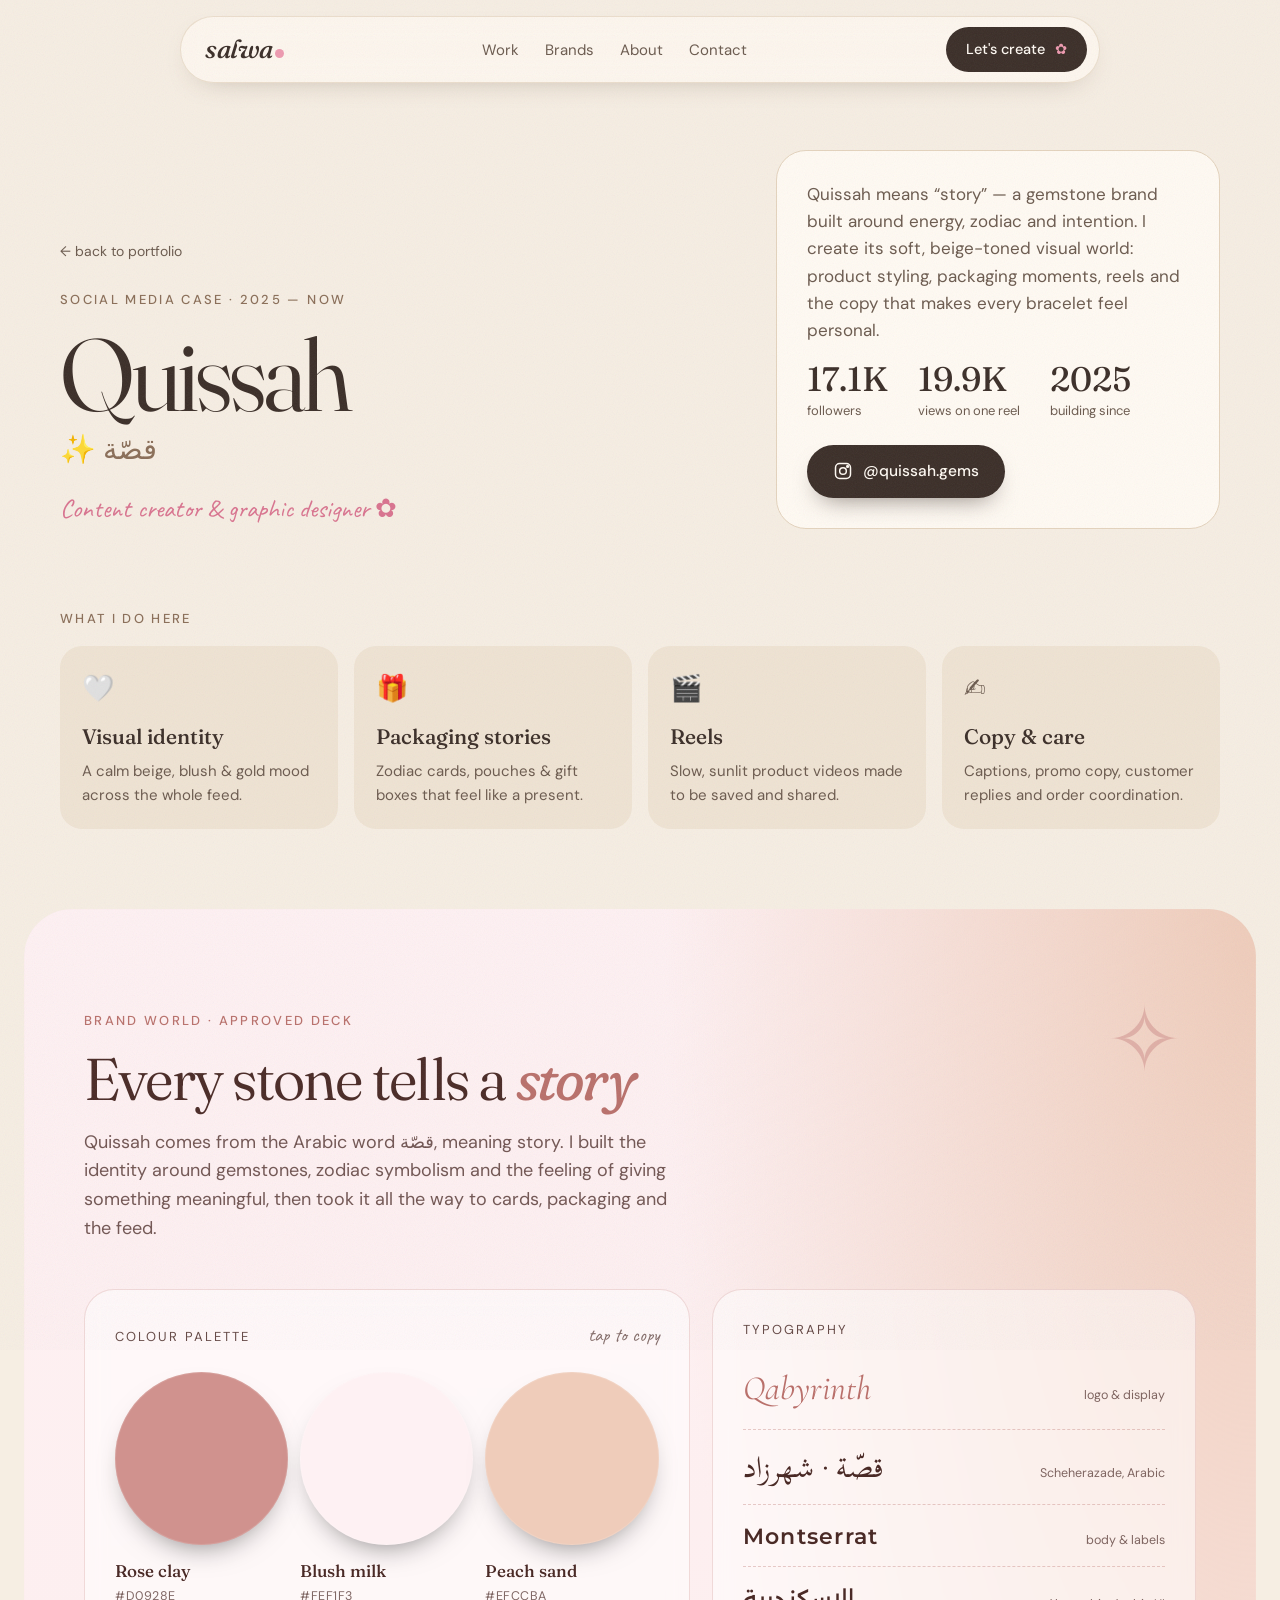
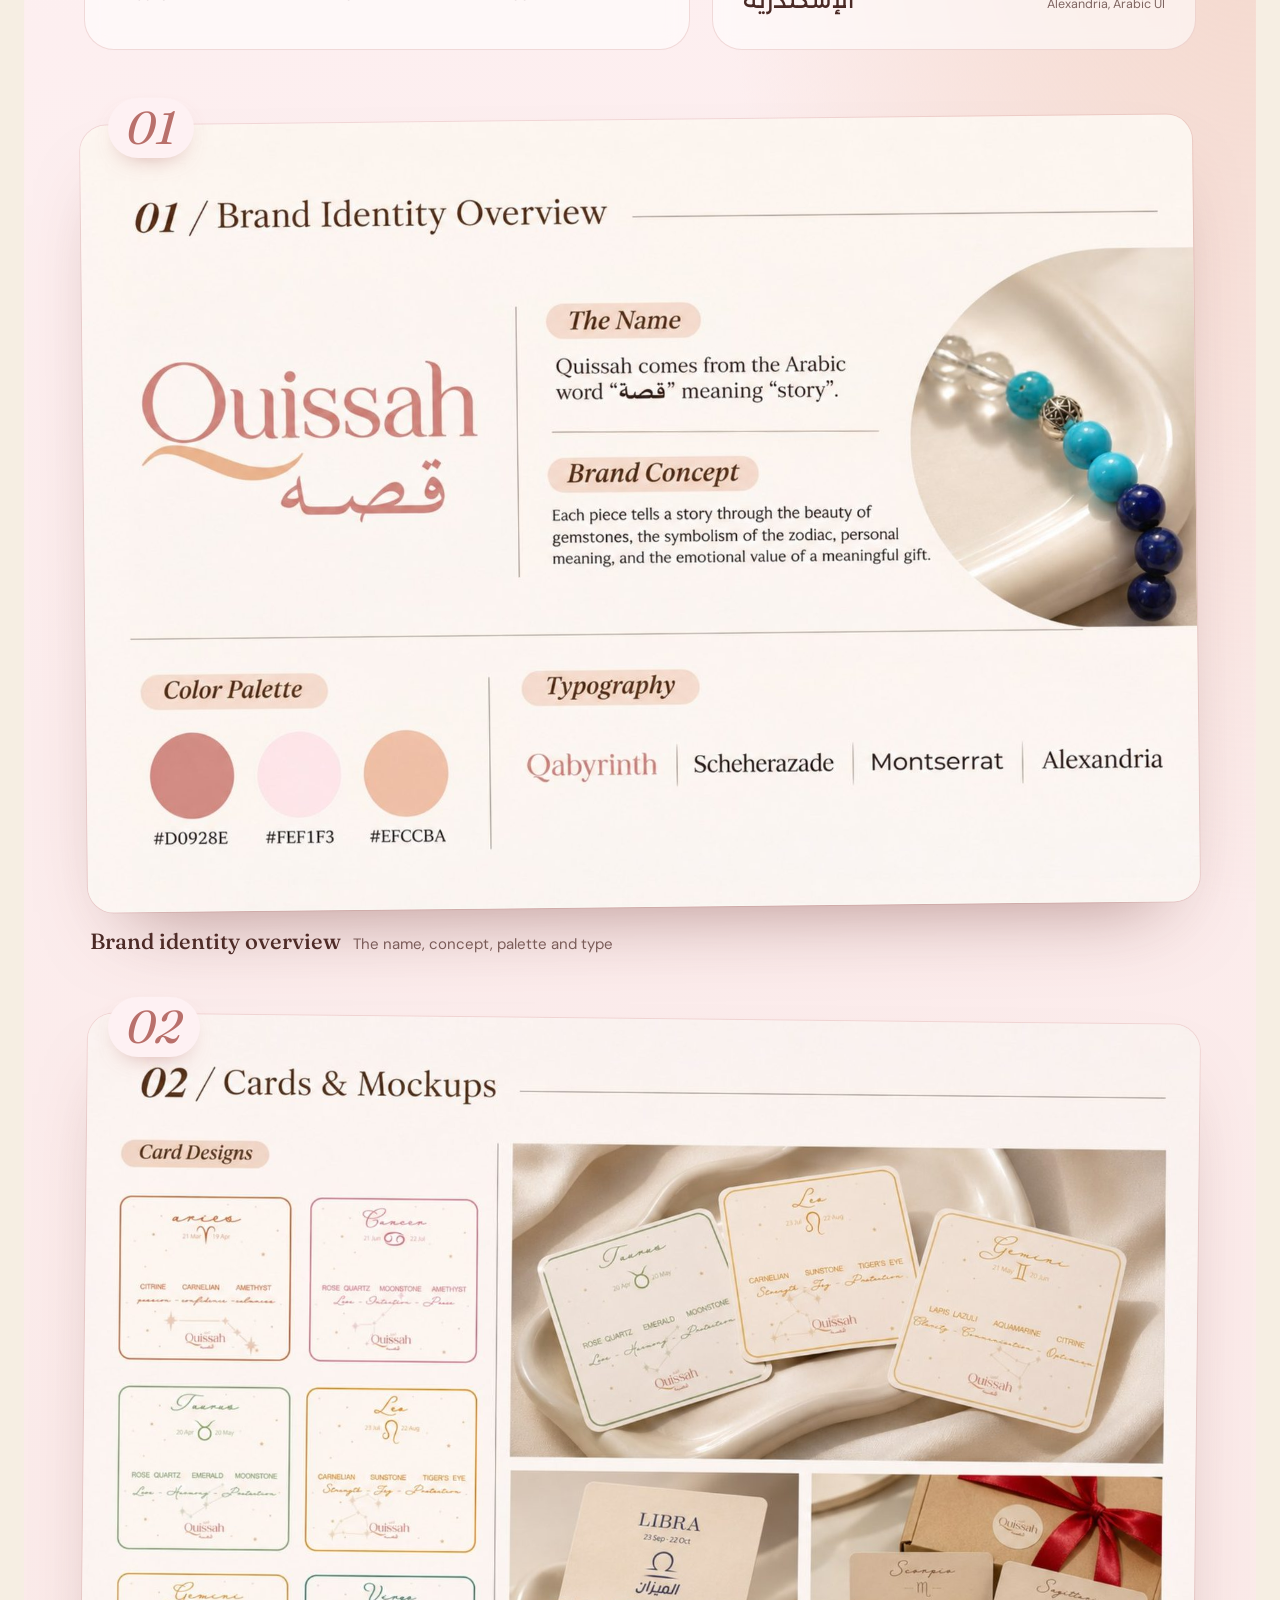
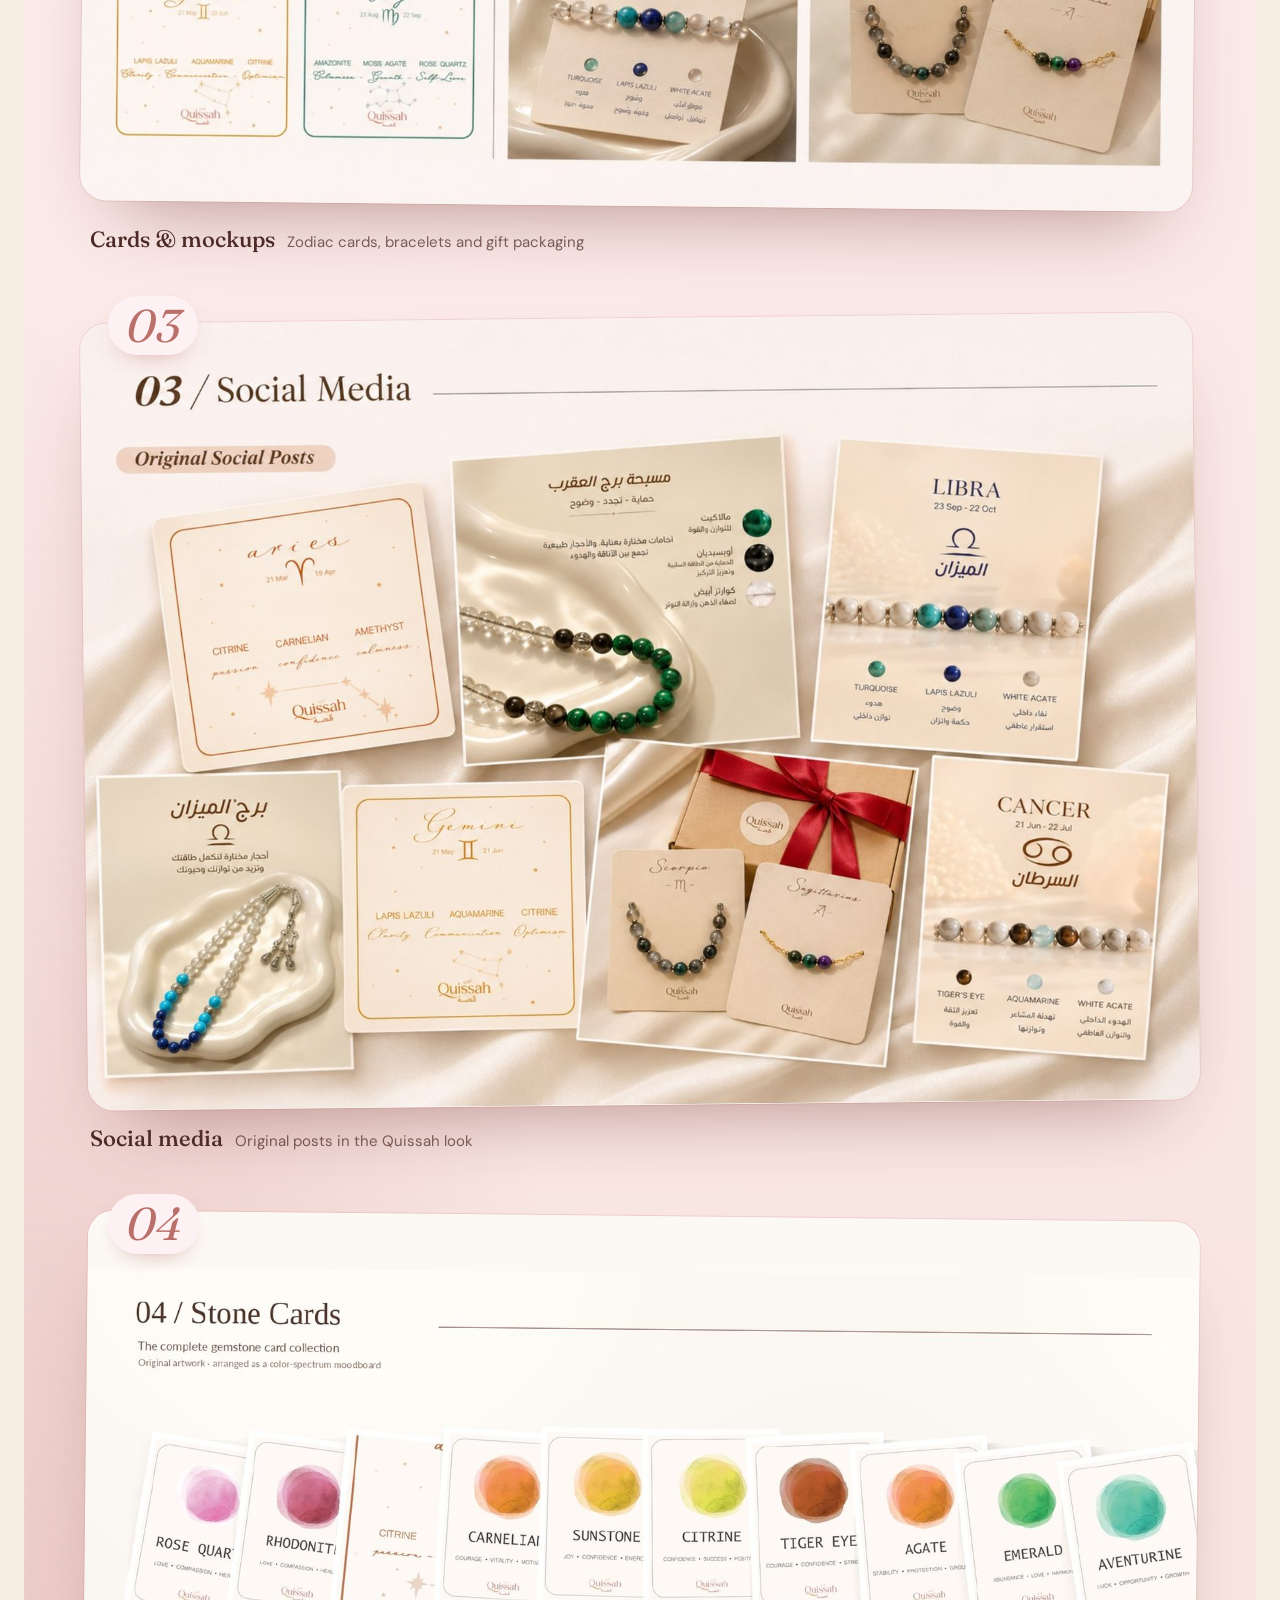
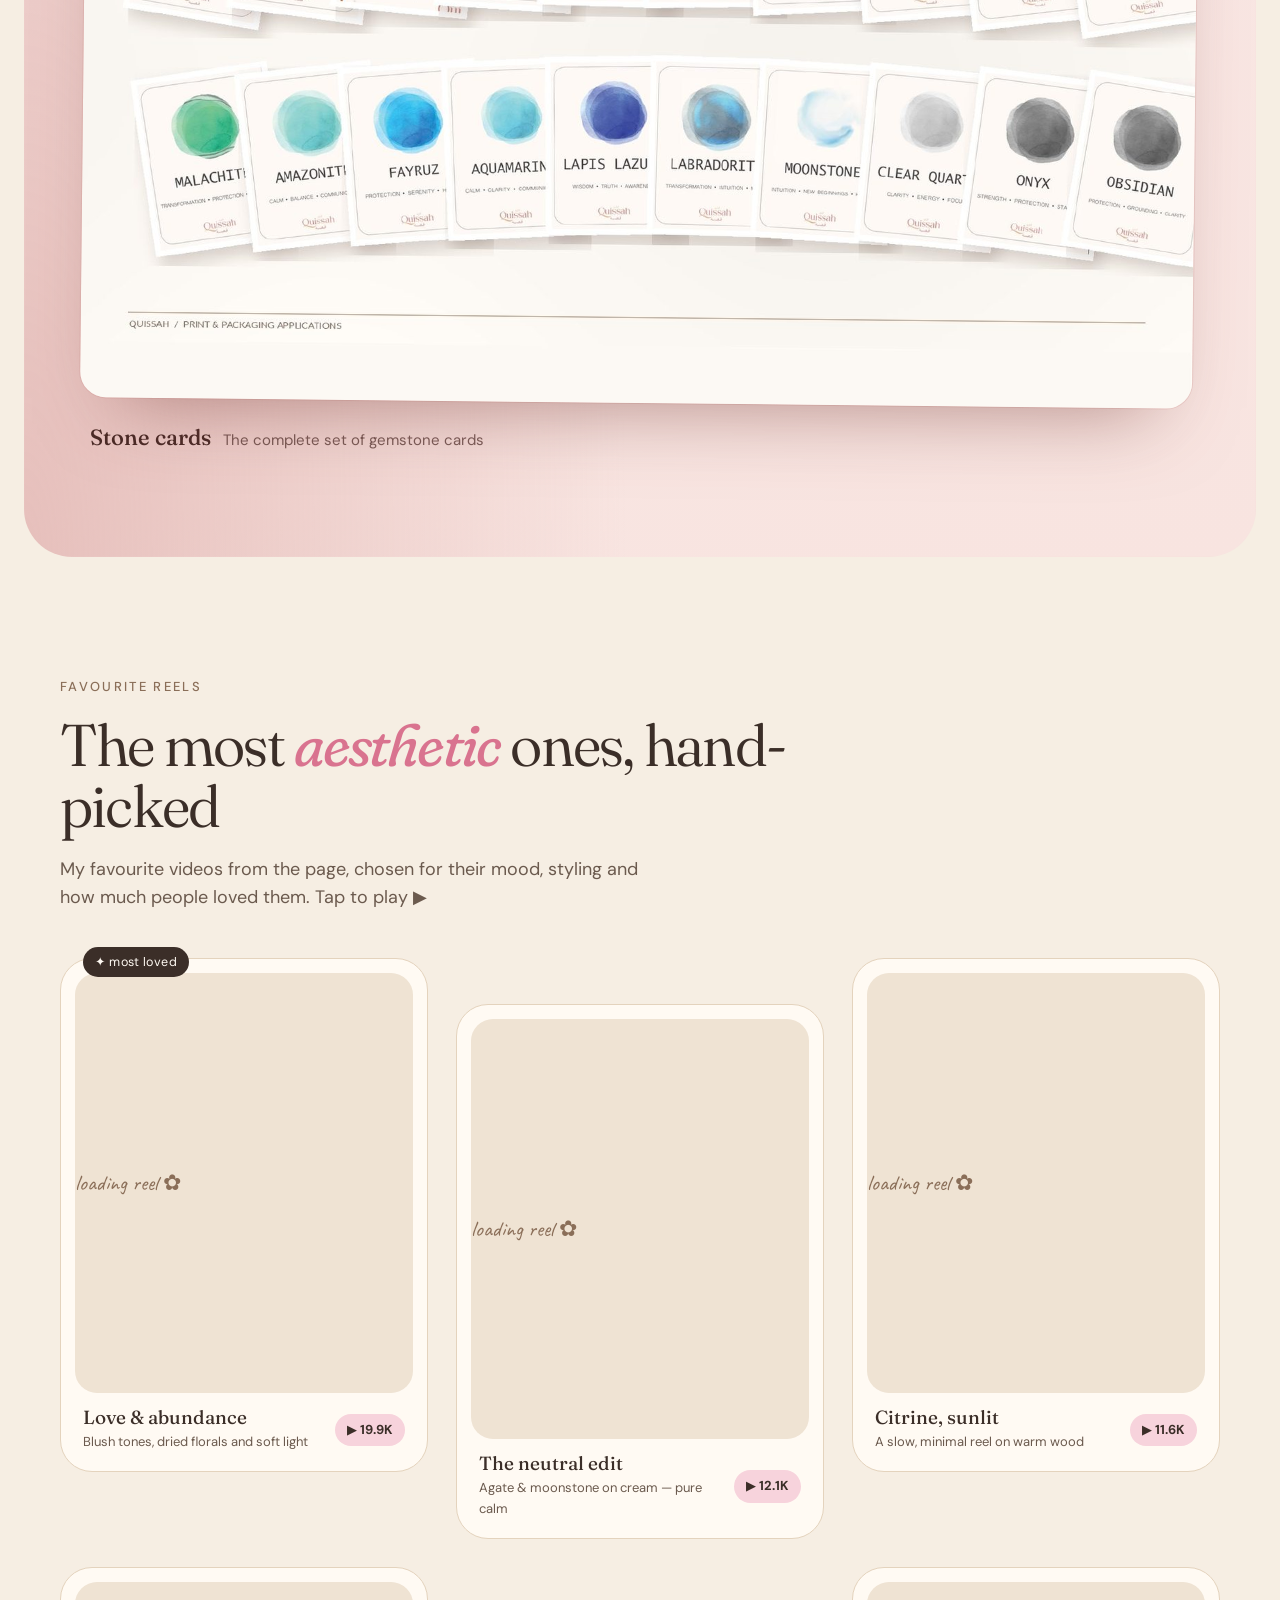
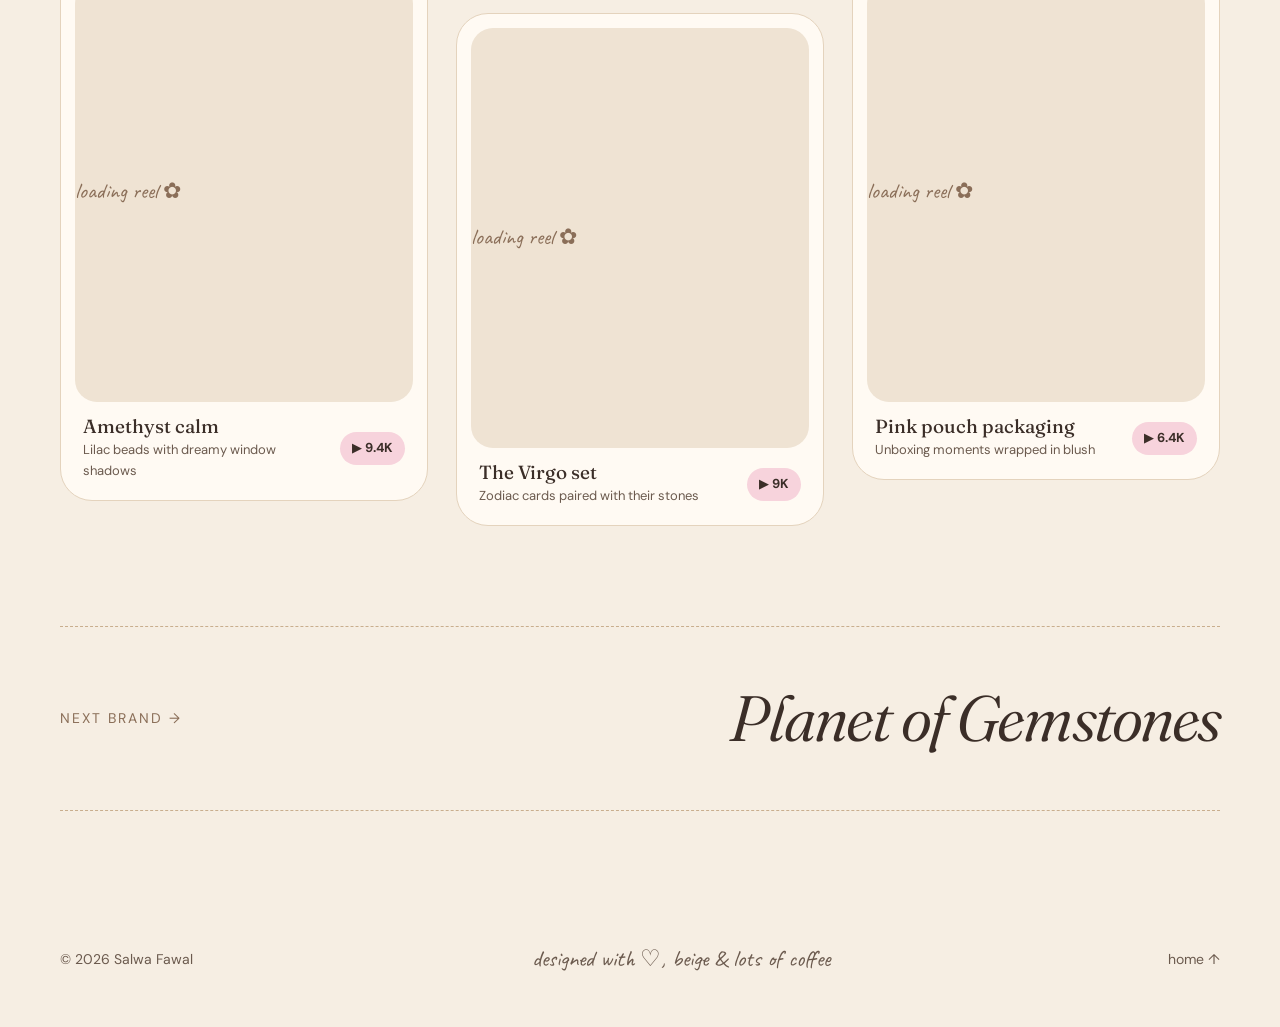
<file: quissah.html>
<!DOCTYPE html>
<html lang="en">
<head>
  <meta charset="UTF-8" />
  <meta name="viewport" content="width=device-width, initial-scale=1" />
  <title>Quissah — Salwa Fawal</title>
  <meta name="description" content="Quissah: social media content, reels and product visuals by Salwa Fawal." />
  <meta property="og:image" content="/img/og.jpg" />
  <meta name="theme-color" content="#F6EEE3" />
  <link rel="icon" href="data:image/svg+xml,<svg xmlns='http://www.w3.org/2000/svg' viewBox='0 0 100 100'><circle cx='50' cy='50' r='46' fill='%23F6EEE3'/><text x='50' y='68' font-size='54' text-anchor='middle' font-family='Georgia' font-style='italic' fill='%233B2E28'>s</text><circle cx='72' cy='66' r='7' fill='%23EE9AB0'/></svg>" />
  <link rel="preconnect" href="https://fonts.googleapis.com" />
  <link rel="preconnect" href="https://fonts.gstatic.com" crossorigin />
  <link href="https://fonts.googleapis.com/css2?family=Scheherazade+New:wght@400;700&family=Alexandria:wght@400;600&family=Montserrat:wght@400;600&family=Cormorant+Garamond:ital,wght@1,500&family=Fraunces:ital,opsz,wght,SOFT@0,9..144,300..800,100;1,9..144,300..800,100&family=DM+Sans:opsz,wght@9..40,400;9..40,500;9..40,700&family=Caveat:wght@500;700&display=swap" rel="stylesheet" />
  <link rel="stylesheet" href="/style.css" />
</head>
<body>
  <div class="grain" aria-hidden="true"></div>
  <div class="cursor" aria-hidden="true"></div>
  <header class="nav">
    <a href="/" class="logo">salwa<span class="dot"></span></a>
    <nav class="nav-links">
      <a href="/#work">Work</a>
      <a href="/#brands">Brands</a>
      <a href="/#about">About</a>
      <a href="/#contact">Contact</a>
    </nav>
    <a href="/#contact" class="btn btn-pill magnetic">Let's create <span class="flower">✿</span></a>
  </header>
  <main>
    <section class="case-hero">
      <div>
        <a class="back" href="/#brands">← back to portfolio</a>
        <p class="kicker reveal">Social media case · 2025 — now</p>
        <h1 class="reveal">Quissah<span class="ar"><span dir="rtl">قصّة ✨</span></span></h1>
        <span class="case-role reveal">Content creator & graphic designer ✿</span>
      </div>
      <aside class="case-side reveal">
        <p>Quissah means “story” — a gemstone brand built around energy, zodiac and intention. I create its soft, beige-toned visual world: product styling, packaging moments, reels and the copy that makes every bracelet feel personal.</p>
        <div class="brand-stats"><div><strong>17.1K</strong><span>followers</span></div><div><strong>19.9K</strong><span>views on one reel</span></div><div><strong>2025</strong><span>building since</span></div></div>
        <a class="btn btn-dark magnetic ig-link" href="https://www.instagram.com/quissah.gems/" target="_blank" rel="noopener"><svg class="ig-ico" viewBox="0 0 24 24" fill="none" stroke="currentColor" stroke-width="1.8"><rect x="3" y="3" width="18" height="18" rx="5"/><circle cx="12" cy="12" r="4"/><circle cx="17.5" cy="6.5" r="1" fill="currentColor"/></svg> @quissah.gems</a>
      </aside>
    </section>

    <section class="did">
      <p class="kicker reveal">What I do here</p>
      <ul><li class="reveal"><i>🤍</i><b>Visual identity</b>A calm beige, blush & gold mood across the whole feed.</li><li class="reveal"><i>🎁</i><b>Packaging stories</b>Zodiac cards, pouches & gift boxes that feel like a present.</li><li class="reveal"><i>🎬</i><b>Reels</b>Slow, sunlit product videos made to be saved and shared.</li><li class="reveal"><i>✍️</i><b>Copy & care</b>Captions, promo copy, customer replies and order coordination.</li></ul>
    </section>


    <!-- BRAND WORLD -->
    <section class="world world-quissah" id="brand">
      <div class="world-inner">
        <div class="section-head">
          <p class="kicker reveal">Brand world · approved deck</p>
          <h2 class="reveal">Every stone tells a <em>story</em></h2>
          <p class="lede reveal">Quissah comes from the Arabic word <span dir="rtl">قصّة</span>, meaning story. I built the identity around gemstones, zodiac symbolism and the feeling of giving something meaningful, then took it all the way to cards, packaging and the feed.</p>
        </div>

        <div class="world-cols">
          <div class="spec reveal">
            <p class="spec-label">Colour palette <small>tap to copy</small></p>
            <div class="swatches three">
              <button class="sw" style="--c:#D0928E" data-hex="#D0928E"><i></i><b>Rose clay</b><span>#D0928E</span></button>
              <button class="sw" style="--c:#FEF1F3" data-hex="#FEF1F3"><i></i><b>Blush milk</b><span>#FEF1F3</span></button>
              <button class="sw" style="--c:#EFCCBA" data-hex="#EFCCBA"><i></i><b>Peach sand</b><span>#EFCCBA</span></button>
            </div>
          </div>
          <div class="spec type reveal">
            <p class="spec-label">Typography</p>
            <div class="type-list">
              <div><span class="qa">Qabyrinth</span><small>logo &amp; display</small></div>
              <div><span class="sch" dir="rtl">قصّة · شهرزاد</span><small>Scheherazade, Arabic</small></div>
              <div><span class="mont">Montserrat</span><small>body &amp; labels</small></div>
              <div><span class="alex" dir="rtl">الإسكندرية</span><small>Alexandria, Arabic UI</small></div>
            </div>
          </div>
        </div>

        <div class="deck">
          <figure class="slide reveal"><span class="slide-no">01</span><img class="zoomable" data-group="qs" src="img/qs-slide-1.jpg" alt="Quissah brand identity overview" loading="lazy" /><figcaption><b>Brand identity overview</b>The name, concept, palette and type</figcaption></figure>
          <figure class="slide reveal"><span class="slide-no">02</span><img class="zoomable" data-group="qs" src="img/qs-slide-2.jpg" alt="Quissah cards and mockups" loading="lazy" /><figcaption><b>Cards &amp; mockups</b>Zodiac cards, bracelets and gift packaging</figcaption></figure>
          <figure class="slide reveal"><span class="slide-no">03</span><img class="zoomable" data-group="qs" src="img/qs-slide-3.jpg" alt="Quissah social media posts" loading="lazy" /><figcaption><b>Social media</b>Original posts in the Quissah look</figcaption></figure>
          <figure class="slide reveal"><span class="slide-no">04</span><img class="zoomable" data-group="qs" src="img/qs-slide-4.jpg" alt="Quissah stone cards" loading="lazy" /><figcaption><b>Stone cards</b>The complete set of gemstone cards</figcaption></figure>
        </div>
      </div>
    </section>

    <section class="reels" id="reels">
      <div class="section-head">
        <p class="kicker reveal">Favourite reels</p>
        <h2 class="reveal">The most <em>aesthetic</em> ones, hand-picked</h2>
        <p class="lede reveal">My favourite videos from the page, chosen for their mood, styling and how much people loved them. Tap to play ▶</p>
      </div>
      <div class="reel-grid">
        <article class="reel reveal star">
          <div class="frame"><blockquote class="instagram-media" data-instgrm-permalink="https://www.instagram.com/reel/DVWk_dEgI6v/" data-instgrm-version="14"><a href="https://www.instagram.com/reel/DVWk_dEgI6v/" target="_blank" rel="noopener" class="loading">loading reel ✿</a></blockquote></div>
          <div class="cap"><div><h4>Love & abundance</h4><small>Blush tones, dried florals and soft light</small></div><span class="views">▶ 19.9K</span></div>
        </article>
        <article class="reel reveal">
          <div class="frame"><blockquote class="instagram-media" data-instgrm-permalink="https://www.instagram.com/reel/Dc80X6dgYN2/" data-instgrm-version="14"><a href="https://www.instagram.com/reel/Dc80X6dgYN2/" target="_blank" rel="noopener" class="loading">loading reel ✿</a></blockquote></div>
          <div class="cap"><div><h4>The neutral edit</h4><small>Agate & moonstone on cream — pure calm</small></div><span class="views">▶ 12.1K</span></div>
        </article>
        <article class="reel reveal">
          <div class="frame"><blockquote class="instagram-media" data-instgrm-permalink="https://www.instagram.com/reel/DX92ZeLANq7/" data-instgrm-version="14"><a href="https://www.instagram.com/reel/DX92ZeLANq7/" target="_blank" rel="noopener" class="loading">loading reel ✿</a></blockquote></div>
          <div class="cap"><div><h4>Citrine, sunlit</h4><small>A slow, minimal reel on warm wood</small></div><span class="views">▶ 11.6K</span></div>
        </article>
        <article class="reel reveal">
          <div class="frame"><blockquote class="instagram-media" data-instgrm-permalink="https://www.instagram.com/reel/DV6psgFDfqr/" data-instgrm-version="14"><a href="https://www.instagram.com/reel/DV6psgFDfqr/" target="_blank" rel="noopener" class="loading">loading reel ✿</a></blockquote></div>
          <div class="cap"><div><h4>Amethyst calm</h4><small>Lilac beads with dreamy window shadows</small></div><span class="views">▶ 9.4K</span></div>
        </article>
        <article class="reel reveal">
          <div class="frame"><blockquote class="instagram-media" data-instgrm-permalink="https://www.instagram.com/reel/DcjER0nthNB/" data-instgrm-version="14"><a href="https://www.instagram.com/reel/DcjER0nthNB/" target="_blank" rel="noopener" class="loading">loading reel ✿</a></blockquote></div>
          <div class="cap"><div><h4>The Virgo set</h4><small>Zodiac cards paired with their stones</small></div><span class="views">▶ 9K</span></div>
        </article>
        <article class="reel reveal">
          <div class="frame"><blockquote class="instagram-media" data-instgrm-permalink="https://www.instagram.com/reel/DePNKf3Be4b/" data-instgrm-version="14"><a href="https://www.instagram.com/reel/DePNKf3Be4b/" target="_blank" rel="noopener" class="loading">loading reel ✿</a></blockquote></div>
          <div class="cap"><div><h4>Pink pouch packaging</h4><small>Unboxing moments wrapped in blush</small></div><span class="views">▶ 6.4K</span></div>
        </article>
      </div>
    </section>

    <section class="next-brand">
      <a href="/planet"><span>next brand →</span><strong>Planet of Gemstones</strong></a>
    </section>
  </main>
  <footer class="footer">
    <p>© 2026 Salwa Fawal</p>
    <p class="handwrite">designed with ♡, beige &amp; lots of coffee</p>
    <a href="/">home ↑</a>
  </footer>

  <div class="zoom" id="zoom" aria-hidden="true" role="dialog" aria-modal="true">
    <button class="z-close" aria-label="Close">×</button>
    <button class="z-nav z-prev" aria-label="Previous">‹</button>
    <img alt="" />
    <button class="z-nav z-next" aria-label="Next">›</button>
    <p class="z-count"></p>
  </div>
  <div class="toast" id="toast">copied! ♡</div>
  <script src="/brand.js"></script>
</body>
</html>
</file>
<file: style.css>
:root{
  --bg:#F6EEE3;
  --bg2:#EFE3D3;
  --sand:#E4D3BD;
  --latte:#C9AE8E;
  --mocha:#8A6E58;
  --ink:#3B2E28;
  --ink-soft:#6B5A4E;
  --pink:#EE9AB0;
  --pink-soft:#F7D3DC;
  --pink-deep:#D9738F;
  --cream:#FFFAF3;
  --serif:"Fraunces", Georgia, serif;
  --sans:"DM Sans", system-ui, sans-serif;
  --hand:"Caveat", cursive;
  --r:28px;
  --shadow:0 20px 50px -25px rgba(82,58,40,.35);
}
*{box-sizing:border-box;margin:0;padding:0}
html{scroll-behavior:smooth}
html,body{overflow-x:clip}
body{background:var(--bg);color:var(--ink);font-family:var(--sans);font-size:17px;line-height:1.6;overflow-x:hidden;-webkit-font-smoothing:antialiased}
img{display:block;max-width:100%}
a{color:inherit;text-decoration:none}
button{font:inherit;cursor:pointer;border:0;background:none;color:inherit}
em{font-family:var(--serif);font-style:italic;font-weight:400;font-variation-settings:"SOFT" 100}
::selection{background:var(--pink-soft);color:var(--ink)}

/* grain + cursor */
.grain{position:fixed;inset:-50%;z-index:100;pointer-events:none;opacity:.07;
  background-image:url("data:image/svg+xml,%3Csvg xmlns='http://www.w3.org/2000/svg' width='160' height='160'%3E%3Cfilter id='n'%3E%3CfeTurbulence type='fractalNoise' baseFrequency='.9' numOctaves='3' stitchTiles='stitch'/%3E%3C/filter%3E%3Crect width='100%25' height='100%25' filter='url(%23n)'/%3E%3C/svg%3E");}
.cursor{position:fixed;top:0;left:0;width:14px;height:14px;border-radius:50%;background:var(--pink);pointer-events:none;z-index:200;transform:translate(-50%,-50%);transition:width .25s,height .25s,background .25s,opacity .3s;mix-blend-mode:multiply;opacity:0}
.cursor.big{width:54px;height:54px;background:rgba(238,154,176,.45)}
@media (hover:none){.cursor{display:none}}

/* NAV */
.nav{position:fixed;top:16px;left:50%;transform:translateX(-50%);z-index:50;display:flex;align-items:center;gap:28px;padding:10px 12px 10px 24px;border-radius:999px;background:rgba(255,250,243,.72);backdrop-filter:blur(14px);-webkit-backdrop-filter:blur(14px);border:1px solid rgba(201,174,142,.35);box-shadow:0 10px 30px -18px rgba(82,58,40,.4);width:min(920px,calc(100% - 28px));justify-content:space-between}
.logo{font-family:var(--serif);font-style:italic;font-size:26px;font-weight:500;letter-spacing:-.5px;display:flex;align-items:baseline}
.logo .dot{width:9px;height:9px;border-radius:50%;background:var(--pink);display:inline-block;margin-left:2px}
.nav-links{display:flex;gap:26px;font-size:15px}
.nav-links a{position:relative;color:var(--ink-soft);transition:color .2s}
.nav-links a::after{content:"";position:absolute;left:0;bottom:-3px;height:2px;width:0;background:var(--pink);border-radius:2px;transition:width .3s}
.nav-links a:hover{color:var(--ink)}
.nav-links a:hover::after{width:100%}

/* buttons */
.btn{display:inline-flex;align-items:center;gap:10px;padding:14px 26px;border-radius:999px;font-weight:500;font-size:15.5px;transition:transform .25s cubic-bezier(.3,1.6,.5,1),background .25s,box-shadow .25s,color .25s;will-change:transform}
.btn-pill{background:var(--ink);color:var(--cream);padding:11px 20px;font-size:14.5px}
.btn-pill .flower{color:var(--pink);display:inline-block;transition:transform .6s}
.btn-pill:hover .flower{transform:rotate(180deg)}
.btn-dark{background:var(--ink);color:var(--cream);box-shadow:0 12px 24px -12px rgba(59,46,40,.6)}
.btn-dark:hover{background:var(--pink-deep)}
.btn-ghost{border:1.5px solid var(--ink);}
.btn-ghost:hover{background:var(--pink-soft);border-color:var(--pink-deep)}

/* HERO */
.hero{min-height:100vh;display:grid;grid-template-columns:1.1fr .9fr;align-items:center;gap:40px;padding:130px clamp(20px,5vw,80px) 60px;max-width:1360px;margin:0 auto;position:relative}
.eyebrow{display:inline-flex;align-items:center;gap:10px;font-size:14px;color:var(--ink-soft);background:var(--cream);border:1px solid var(--sand);padding:7px 14px;border-radius:999px;margin-bottom:26px}
.pulse{width:8px;height:8px;border-radius:50%;background:var(--pink);box-shadow:0 0 0 0 rgba(238,154,176,.7);animation:pulse 2s infinite}
@keyframes pulse{70%{box-shadow:0 0 0 10px rgba(238,154,176,0)}100%{box-shadow:0 0 0 0 rgba(238,154,176,0)}}
.hero-title{font-family:var(--serif);font-weight:350;font-size:clamp(46px,6.6vw,98px);line-height:.98;letter-spacing:-.035em;font-variation-settings:"SOFT" 50,"opsz" 144}
.hero-title .line{display:block}
.name{color:var(--ink);font-weight:500;position:relative}
.name::after{content:"";position:absolute;left:-2%;right:-2%;bottom:.08em;height:.28em;background:var(--pink-soft);z-index:-1;border-radius:6px;transform:skew(-8deg)}
.pink{color:var(--pink-deep)}
.wave{display:inline-block;font-size:.7em;margin-left:.15em;transform-origin:70% 70%;animation:wave 2.6s ease-in-out infinite}
@keyframes wave{0%,60%,100%{transform:rotate(0)}10%,30%{transform:rotate(14deg)}20%{transform:rotate(-8deg)}40%{transform:rotate(-4deg)}50%{transform:rotate(10deg)}}
.squiggle{position:relative;display:inline-block}
.squiggle svg{position:absolute;left:0;bottom:-.08em;width:100%;height:.22em;overflow:visible}
.squiggle path{fill:none;stroke:var(--pink);stroke-width:5;stroke-linecap:round;stroke-dasharray:260;stroke-dashoffset:260;animation:draw 1.4s 1s forwards ease-out}
@keyframes draw{to{stroke-dashoffset:0}}
.hero-sub{max-width:540px;margin:28px 0 34px;font-size:18.5px;color:var(--ink-soft)}
.hero-cta{display:flex;gap:14px;flex-wrap:wrap}
.hero-stats{list-style:none;display:flex;gap:36px;margin-top:48px;flex-wrap:wrap}
.hero-stats li{display:flex;flex-direction:column}
.hero-stats strong{font-family:var(--serif);font-size:40px;font-weight:450;line-height:1}
.hero-stats strong i{font-style:normal;color:var(--pink-deep);font-size:.7em}
.hero-stats span{font-size:13.5px;color:var(--ink-soft);margin-top:6px}

.hero-art{position:relative;height:620px}
.blob{position:absolute;inset:8% 4% 6% 8%;background:radial-gradient(circle at 30% 30%,var(--pink-soft),transparent 60%),linear-gradient(135deg,var(--sand),var(--bg2));border-radius:58% 42% 50% 50%/45% 55% 45% 55%;animation:morph 14s ease-in-out infinite}
@keyframes morph{50%{border-radius:40% 60% 38% 62%/58% 38% 62% 42%}}
.polaroid{position:absolute;background:var(--cream);padding:12px 12px 40px;border-radius:6px;box-shadow:var(--shadow);transition:transform .5s cubic-bezier(.3,1.4,.5,1)}
.polaroid img{border-radius:3px;width:100%;height:100%;object-fit:cover}
.polaroid span{position:absolute;bottom:8px;left:0;right:0;text-align:center;font-family:var(--hand);font-size:22px;color:var(--ink-soft)}
.p1{width:230px;height:320px;top:4%;left:6%;--rot:-8deg;transform:rotate(var(--rot))}
.p2{width:270px;height:220px;top:30%;right:0;--rot:6deg;transform:rotate(var(--rot))}
.p3{width:220px;height:250px;bottom:2%;left:22%;--rot:-3deg;transform:rotate(var(--rot))}
.polaroid:hover{z-index:5;transform:rotate(0) scale(1.06)!important}
.badge{position:absolute;top:0;right:8%;width:150px;height:150px}
.badge svg{width:100%;height:100%;animation:spin 18s linear infinite}
.badge text{font-family:var(--sans);font-size:14px;letter-spacing:1px;text-transform:uppercase;fill:var(--ink);font-weight:500}
.badge-heart{position:absolute;inset:0;display:grid;place-items:center;font-size:40px;color:var(--pink-deep)}
@keyframes spin{to{transform:rotate(360deg)}}
.sparkle{position:absolute;color:var(--pink);animation:twinkle 3s ease-in-out infinite;pointer-events:none}
.s1{top:48%;left:0;font-size:34px}
.s2{bottom:12%;right:6%;font-size:46px;animation-delay:.8s;color:var(--latte)}
.s3{top:10%;left:48%;font-size:22px;animation-delay:1.6s}
@keyframes twinkle{0%,100%{transform:scale(1) rotate(0);opacity:1}50%{transform:scale(.6) rotate(45deg);opacity:.5}}
.note{position:absolute;bottom:20%;right:2%;font-family:var(--hand);font-size:22px;background:var(--pink-soft);padding:6px 16px;border-radius:12px;transform:rotate(4deg);box-shadow:0 8px 20px -12px rgba(217,115,143,.6)}

/* MARQUEE */
.marquee{overflow:hidden;background:var(--ink);color:var(--cream);padding:22px 0;transform:rotate(-1.5deg);margin:40px -20px;box-shadow:0 20px 40px -30px rgba(0,0,0,.4)}
.marquee-track{display:flex;gap:34px;width:max-content;animation:marquee 32s linear infinite;align-items:center}
.marquee span{font-family:var(--serif);font-size:clamp(26px,3vw,40px);font-style:italic;font-weight:350;white-space:nowrap}
.marquee i{font-style:normal;color:var(--pink);font-size:26px}
@keyframes marquee{to{transform:translateX(-50%)}}

/* SECTIONS */
.section{max-width:1280px;margin:0 auto;padding:120px clamp(20px,5vw,60px)}
.section-head{max-width:760px;margin-bottom:46px}
.kicker{font-size:13px;letter-spacing:.18em;text-transform:uppercase;color:var(--mocha);margin-bottom:16px;font-weight:500}
h2{font-family:var(--serif);font-weight:350;font-size:clamp(36px,4.6vw,64px);line-height:1.04;letter-spacing:-.03em}
h2 em{color:var(--pink-deep)}
.lede{color:var(--ink-soft);margin-top:18px;font-size:18px;max-width:600px}

/* filters */
.filters{display:flex;gap:10px;flex-wrap:wrap;margin-bottom:38px}
.chip{padding:10px 20px;border-radius:999px;background:var(--cream);border:1.5px solid var(--sand);font-size:14.5px;transition:all .25s}
.chip:hover{border-color:var(--pink);transform:translateY(-2px)}
.chip.active{background:var(--ink);color:var(--cream);border-color:var(--ink)}

/* grid */
.grid{display:grid;grid-template-columns:repeat(12,1fr);gap:26px}
.card{grid-column:span 4;background:var(--cream);border-radius:var(--r);overflow:hidden;cursor:pointer;position:relative;box-shadow:0 1px 0 rgba(201,174,142,.4);transition:transform .5s cubic-bezier(.3,1.3,.5,1),box-shadow .4s,opacity .4s;transform-style:preserve-3d}
.card.wide{grid-column:span 8}
.card.hidden{display:none}
.card:hover{box-shadow:var(--shadow)}
.card .thumb{aspect-ratio:4/3.4;overflow:hidden;position:relative;background:var(--bg2)}
.card.wide .thumb{aspect-ratio:16/8.9}
.card .thumb img{width:100%;height:100%;object-fit:cover;transition:transform 1s cubic-bezier(.2,.8,.2,1)}
.card:hover .thumb img{transform:scale(1.06)}
.card .view{position:absolute;top:16px;right:16px;background:var(--pink);color:var(--ink);font-size:13px;font-weight:700;padding:8px 14px;border-radius:999px;transform:translateY(-8px) scale(.8);opacity:0;transition:all .35s cubic-bezier(.3,1.6,.5,1)}
.card:hover .view{opacity:1;transform:none}
.card .meta{padding:20px 24px 24px;display:flex;justify-content:space-between;align-items:flex-end;gap:12px}
.card h3{font-family:var(--serif);font-weight:450;font-size:25px;letter-spacing:-.02em;line-height:1.1}
.card p{font-size:14px;color:var(--ink-soft);margin-top:4px}
.card .arrow{width:42px;height:42px;flex:none;border-radius:50%;border:1.5px solid var(--sand);display:grid;place-items:center;transition:all .3s}
.card:hover .arrow{background:var(--ink);color:var(--cream);border-color:var(--ink);transform:rotate(-45deg)}
.card .yr{position:absolute;top:16px;left:16px;font-family:var(--hand);font-size:20px;background:rgba(255,250,243,.9);padding:2px 12px;border-radius:10px}

/* ABOUT */
.about-card{display:grid;grid-template-columns:.8fr 1.2fr;gap:60px;align-items:center;background:var(--cream);border-radius:40px;padding:clamp(28px,5vw,64px);border:1px solid var(--sand)}
.about-photo{position:relative;aspect-ratio:4/5;background:linear-gradient(160deg,var(--pink-soft),var(--sand) 70%);border-radius:24px;display:grid;place-items:center;transform:rotate(-2.5deg);box-shadow:var(--shadow)}
.monogram{font-family:var(--serif);font-size:clamp(90px,11vw,160px);font-weight:300;display:flex;align-items:center;gap:6px;color:var(--ink);font-style:italic;letter-spacing:-.05em}
.monogram .amp{color:var(--pink-deep);font-size:.55em}
.tape{position:absolute;top:-14px;left:50%;width:120px;height:34px;transform:translateX(-50%) rotate(-4deg);background:rgba(238,154,176,.55);border-radius:3px}
.handwrite{font-family:var(--hand);font-size:23px;color:var(--ink-soft)}
.about-photo .handwrite{position:absolute;bottom:18px;left:0;right:0;text-align:center}
.about-text h2{font-size:clamp(30px,3.4vw,46px);margin-bottom:22px}
.about-text p{color:var(--ink-soft);margin-bottom:14px}
.about-text strong{color:var(--ink)}
.love{display:flex;flex-wrap:wrap;gap:8px;align-items:center;margin:24px 0}
.love-title{font-family:var(--hand);font-size:22px;color:var(--pink-deep);margin-right:6px}
.tag{font-size:13.5px;padding:7px 14px;border-radius:999px;background:var(--bg2);transition:transform .3s cubic-bezier(.3,1.8,.5,1)}
.tag.pinkish{background:var(--pink-soft)}
.tag:hover{transform:rotate(-4deg) scale(1.08)}
.lang{display:grid;gap:10px;max-width:420px}
.lang>div{display:grid;grid-template-columns:80px 1fr 90px;align-items:center;gap:14px;font-size:14px}
.lang small{color:var(--ink-soft)}
.bar{height:8px;background:var(--bg2);border-radius:99px;overflow:hidden}
.bar i{display:block;height:100%;width:0;background:linear-gradient(90deg,var(--latte),var(--pink));border-radius:99px;transition:width 1.6s cubic-bezier(.2,.8,.2,1)}
.in .bar i{width:var(--w)}

.process{margin-top:100px}
.steps{list-style:none;display:grid;grid-template-columns:repeat(5,1fr);gap:18px}
.step{background:var(--bg2);border-radius:24px;padding:26px 22px 30px;position:relative;transition:transform .4s cubic-bezier(.3,1.5,.5,1),background .3s}
.step:hover{transform:translateY(-10px) rotate(-1.5deg);background:var(--pink-soft)}
.step .num{font-family:var(--serif);font-style:italic;font-size:44px;color:var(--latte);line-height:1}
.step:hover .num{color:var(--pink-deep)}
.step h3{font-family:var(--serif);font-weight:500;font-size:24px;margin:18px 0 8px}
.step p{font-size:14.5px;color:var(--ink-soft)}

/* JOURNEY */
.timeline{position:relative;display:grid;gap:18px}
.role{display:grid;grid-template-columns:200px 1fr;gap:36px;padding:34px 0;border-top:1.5px dashed var(--latte);transition:padding .3s}
.role:last-child{border-bottom:1.5px dashed var(--latte)}
.when{font-family:var(--hand);font-size:28px;color:var(--pink-deep);line-height:1.2}
.what h3{font-family:var(--serif);font-weight:450;font-size:clamp(22px,2.2vw,30px);letter-spacing:-.02em;line-height:1.15}
.what .at{display:block;font-family:var(--sans);font-size:15px;color:var(--mocha);margin-top:6px;letter-spacing:0}
.what p{color:var(--ink-soft);margin:12px 0 16px;max-width:720px}
.mini{display:flex;flex-wrap:wrap;gap:8px}
.mini span{font-size:12.5px;padding:5px 12px;border-radius:999px;border:1px solid var(--latte);color:var(--ink-soft)}
.role:hover .mini span{border-color:var(--pink);background:rgba(247,211,220,.4)}

.toolkit{display:grid;grid-template-columns:1fr 1.4fr;gap:26px;margin-top:80px}
.tools,.skills{background:var(--cream);border:1px solid var(--sand);border-radius:32px;padding:36px}
.tool-row{display:flex;flex-wrap:wrap;gap:14px}
.tool{width:76px;height:76px;border-radius:20px;display:grid;place-items:center;font-weight:700;font-size:24px;transition:transform .45s cubic-bezier(.3,1.8,.5,1);box-shadow:0 10px 20px -14px rgba(0,0,0,.5)}
.tool:hover{transform:translateY(-8px) rotate(-8deg) scale(1.08)}
.tool.ps{background:#001E36;color:#31A8FF}
.tool.ai{background:#330000;color:#FF9A00}
.tool.pr{background:#00005B;color:#9999FF}
.tool.ae{background:#00005B;color:#D291FF}
.tool.cc{background:var(--ink);color:var(--cream)}
.tool.ai2{background:var(--pink);color:var(--ink);font-size:18px}
.skill-cloud{display:flex;flex-wrap:wrap;gap:10px}
.skill-cloud span{padding:10px 18px;border-radius:999px;background:var(--bg2);font-size:14.5px;transition:all .3s}
.skill-cloud span.hl{background:var(--pink-soft)}
.skill-cloud span:hover{background:var(--ink);color:var(--cream);transform:scale(1.05)}

/* CONTACT */
.contact-card{position:relative;text-align:center;background:radial-gradient(circle at 20% 0%,rgba(247,211,220,.8),transparent 45%),radial-gradient(circle at 100% 100%,rgba(228,211,189,.9),transparent 50%),var(--cream);border-radius:48px;padding:clamp(50px,8vw,110px) clamp(22px,5vw,60px);border:1px solid var(--sand);overflow:hidden}
.contact-card h2{font-size:clamp(40px,6vw,86px);max-width:900px;margin:0 auto}
.contact-card .lede{margin:22px auto 0}
.mail{display:inline-block;margin:40px 0 30px;font-family:var(--serif);font-style:italic;font-size:clamp(24px,3.6vw,48px);border-bottom:3px solid var(--pink);padding-bottom:4px;transition:color .3s}
.mail:hover{color:var(--pink-deep)}
.contact-row{display:flex;gap:12px;justify-content:center;flex-wrap:wrap}
.where{margin-top:30px;color:var(--ink-soft);font-size:15px}
.c1{top:12%;left:9%;font-size:50px}
.c2{bottom:14%;right:10%;font-size:60px;color:var(--latte);animation-delay:1s}

.footer{max-width:1280px;margin:0 auto;padding:30px clamp(20px,5vw,60px) 50px;display:flex;justify-content:space-between;align-items:center;font-size:14px;color:var(--ink-soft);flex-wrap:wrap;gap:12px}
.footer a:hover{color:var(--pink-deep)}

/* LIGHTBOX */
.lightbox{position:fixed;inset:0;z-index:150;background:rgba(59,46,40,.55);backdrop-filter:blur(10px);-webkit-backdrop-filter:blur(10px);opacity:0;pointer-events:none;transition:opacity .35s;overflow-y:auto;padding:4vh 16px}
.lightbox.open{opacity:1;pointer-events:auto}
.lb-inner{max-width:1100px;margin:0 auto;background:var(--bg);border-radius:36px;padding:clamp(24px,4vw,52px);position:relative;transform:translateY(30px) scale(.97);transition:transform .5s cubic-bezier(.3,1.3,.5,1)}
.lightbox.open .lb-inner{transform:none}
.lb-close{position:sticky;top:0;float:right;width:48px;height:48px;border-radius:50%;background:var(--ink);color:var(--cream);font-size:28px;line-height:1;z-index:3;transition:transform .3s,background .3s}
.lb-close:hover{transform:rotate(90deg);background:var(--pink-deep)}
.lb-head{max-width:720px;margin-bottom:34px}
.lb-head h3{font-family:var(--serif);font-weight:400;font-size:clamp(32px,4vw,52px);letter-spacing:-.03em;line-height:1.05;margin-bottom:14px}
.lb-head p:not(.kicker){color:var(--ink-soft);margin-bottom:16px}
.lb-gallery{display:grid;grid-template-columns:repeat(2,1fr);gap:16px;align-items:center}
.lb-gallery img{width:100%;border-radius:18px;background:var(--bg2)}
.lb-gallery img.full{grid-column:1/-1}
.lb-gallery.three{grid-template-columns:repeat(3,1fr)}

.toast{position:fixed;bottom:30px;left:50%;transform:translate(-50%,100px);opacity:0;background:var(--ink);color:var(--cream);padding:12px 22px;border-radius:999px;z-index:300;transition:transform .45s cubic-bezier(.3,1.6,.5,1);font-size:15px}
.toast.show{transform:translate(-50%,0);opacity:1}

/* hearts on click */
.pop{position:fixed;pointer-events:none;z-index:250;font-size:18px;animation:pop 1s ease-out forwards}
@keyframes pop{0%{opacity:1;transform:translate(-50%,-50%) scale(.4)}100%{opacity:0;transform:translate(calc(-50% + var(--dx)),calc(-50% + var(--dy))) scale(1.2) rotate(var(--r))}}

/* reveal */
.reveal{opacity:0;transform:translateY(34px);transition:opacity .9s cubic-bezier(.2,.8,.2,1),transform .9s cubic-bezier(.2,.8,.2,1)}
.reveal.in{opacity:1;transform:none}

/* RESPONSIVE */
@media (max-width:1000px){
  .hero{grid-template-columns:1fr;padding-top:120px}
  .hero-art{height:520px;max-width:560px;margin:0 auto;width:100%}
  .card,.card.wide{grid-column:span 6}
  .steps{grid-template-columns:repeat(2,1fr)}
  .about-card{grid-template-columns:1fr}
  .about-photo{max-width:360px;margin:0 auto;width:100%}
  .toolkit{grid-template-columns:1fr}
}
@media (max-width:720px){
  body{font-size:16px}
  .nav-links{display:none}
  .nav{padding-left:20px}
  .hero-art{height:430px}
  .p1{width:170px;height:240px}
  .p2{width:200px;height:165px}
  .p3{width:165px;height:190px;left:12%}
  .badge{width:110px;height:110px}
  .note{display:none}
  .card,.card.wide{grid-column:1/-1}
  .card.wide .thumb{aspect-ratio:4/3.4}
  .steps{grid-template-columns:1fr}
  .role{grid-template-columns:1fr;gap:8px}
  .lb-gallery,.lb-gallery.three{grid-template-columns:1fr}
  .hero-stats{gap:24px}
  .lang>div{grid-template-columns:70px 1fr 80px}
}
@media (prefers-reduced-motion:reduce){
  *,*::before,*::after{animation-duration:.01ms!important;animation-iteration-count:1!important;transition-duration:.01ms!important}
  .reveal{opacity:1;transform:none}
}

/* ============ BRAND CASE PAGES ============ */
.brands{padding-top:40px}
.brand-grid{display:grid;grid-template-columns:1fr 1fr;gap:26px}
.brand-card{position:relative;border-radius:36px;padding:38px;min-height:340px;display:flex;flex-direction:column;justify-content:space-between;overflow:hidden;transition:transform .5s cubic-bezier(.3,1.3,.5,1),box-shadow .4s;border:1px solid var(--sand)}
.brand-card:hover{transform:translateY(-8px) rotate(-.6deg);box-shadow:var(--shadow)}
.brand-card.planet{background:radial-gradient(circle at 85% 15%,rgba(238,154,176,.35),transparent 45%),linear-gradient(150deg,#EFE3D3,#E4D3BD)}
.brand-card.quissah{background:radial-gradient(circle at 15% 85%,rgba(201,174,142,.5),transparent 50%),linear-gradient(150deg,#FBEFF1,#F7D3DC)}
.brand-card .gem{position:absolute;right:28px;top:22px;font-size:64px;opacity:.9;animation:bob 4s ease-in-out infinite}
@keyframes bob{50%{transform:translateY(-10px) rotate(8deg)}}
.brand-card .handle{font-size:14px;color:var(--mocha);letter-spacing:.04em}
.brand-card h3{font-family:var(--serif);font-weight:400;font-size:clamp(34px,3.6vw,52px);letter-spacing:-.03em;line-height:1;margin:10px 0 8px}
.brand-card h3 small{display:block;font-family:var(--sans);font-size:15px;letter-spacing:0;color:var(--ink-soft);margin-top:10px;font-weight:400}
.brand-stats{display:flex;gap:30px;margin-top:22px;flex-wrap:wrap}
.brand-stats strong{display:block;font-family:var(--serif);font-size:34px;font-weight:450;line-height:1}
.brand-stats span{font-size:13px;color:var(--ink-soft)}
.brand-card .go{align-self:flex-start;margin-top:26px}

.case-hero{max-width:1280px;margin:0 auto;padding:150px clamp(20px,5vw,60px) 40px;display:grid;grid-template-columns:1.2fr .8fr;gap:50px;align-items:end}
.back{display:inline-flex;gap:8px;font-size:14px;color:var(--ink-soft);margin-bottom:28px;transition:gap .3s,color .3s}
.back:hover{gap:14px;color:var(--pink-deep)}
.case-hero h1{font-family:var(--serif);font-weight:350;font-size:clamp(52px,8vw,120px);line-height:.92;letter-spacing:-.04em}
.case-hero h1 .ar{display:block;font-family:var(--sans);font-size:.28em;letter-spacing:0;color:var(--mocha);margin-top:16px;font-weight:500}
.case-hero .case-role{display:inline-block;margin-top:24px;font-family:var(--hand);font-size:26px;color:var(--pink-deep)}
.case-side{background:var(--cream);border:1px solid var(--sand);border-radius:30px;padding:30px}
.case-side p{color:var(--ink-soft);margin-bottom:18px}
.case-side .brand-stats{margin-top:0}
.ig-link{display:inline-flex;align-items:center;gap:10px;margin-top:22px}
.ig-ico{width:20px;height:20px}

.did{max-width:1280px;margin:0 auto;padding:40px clamp(20px,5vw,60px)}
.did ul{list-style:none;display:grid;grid-template-columns:repeat(4,1fr);gap:16px}
.did li{background:var(--bg2);border-radius:22px;padding:22px;font-size:15px;color:var(--ink-soft);transition:transform .4s cubic-bezier(.3,1.5,.5,1),background .3s}
.did li:hover{transform:translateY(-6px) rotate(-1deg);background:var(--pink-soft)}
.did li b{display:block;font-family:var(--serif);font-weight:500;font-size:21px;color:var(--ink);margin-bottom:6px}
.did li i{font-style:normal;font-size:26px;display:block;margin-bottom:10px}

.reels{max-width:1280px;margin:0 auto;padding:80px clamp(20px,5vw,60px) 40px}
.reel-grid{display:grid;grid-template-columns:repeat(3,1fr);gap:28px;align-items:start}
.reel{position:relative;background:var(--cream);border:1px solid var(--sand);border-radius:32px;padding:14px 14px 18px;transition:transform .5s cubic-bezier(.3,1.3,.5,1),box-shadow .4s}
.reel:nth-child(3n+2){margin-top:46px}
.reel:hover{transform:translateY(-6px);box-shadow:var(--shadow)}
.reel .frame{border-radius:22px;overflow:hidden;background:var(--bg2);min-height:420px;display:grid;place-items:center}
.reel .frame .loading{font-family:var(--hand);font-size:22px;color:var(--mocha);animation:twinkle 2s infinite}
.reel .instagram-media{margin:0!important;min-width:0!important;width:100%!important;max-width:100%!important;border:0!important;border-radius:22px!important;box-shadow:none!important}
.reel iframe{border-radius:22px!important}
.reel .cap{display:flex;justify-content:space-between;align-items:center;gap:10px;padding:14px 8px 0}
.reel .cap h4{font-family:var(--serif);font-weight:450;font-size:19px;line-height:1.15}
.reel .cap small{display:block;font-size:13px;color:var(--ink-soft);margin-top:3px}
.views{flex:none;background:var(--pink-soft);border-radius:999px;padding:6px 12px;font-size:13px;font-weight:700;white-space:nowrap}
.reel.star::before{content:"✦ most loved";position:absolute;top:-12px;left:22px;z-index:3;background:var(--ink);color:var(--cream);font-size:12.5px;padding:5px 12px;border-radius:999px;letter-spacing:.03em}

.next-brand{max-width:1280px;margin:0 auto;padding:60px clamp(20px,5vw,60px) 100px}
.next-brand a{display:flex;justify-content:space-between;align-items:center;gap:20px;border-top:1.5px dashed var(--latte);border-bottom:1.5px dashed var(--latte);padding:40px 0;transition:padding .4s}
.next-brand a:hover{padding-left:20px;padding-right:20px}
.next-brand span{font-size:14px;color:var(--mocha);letter-spacing:.14em;text-transform:uppercase}
.next-brand strong{font-family:var(--serif);font-style:italic;font-weight:350;font-size:clamp(36px,5vw,72px);letter-spacing:-.03em}
.next-brand a:hover strong{color:var(--pink-deep)}

@media (max-width:1000px){
  .brand-grid,.case-hero{grid-template-columns:1fr}
  .did ul{grid-template-columns:repeat(2,1fr)}
  .reel-grid{grid-template-columns:repeat(2,1fr)}
  .reel:nth-child(3n+2){margin-top:0}
  .reel:nth-child(2n){margin-top:46px}
}
@media (max-width:640px){
  .did ul,.reel-grid{grid-template-columns:1fr}
  .reel:nth-child(2n){margin-top:0}
  .next-brand a{flex-direction:column;align-items:flex-start}
}

.what .at a{border-bottom:1.5px solid var(--pink)}
.what .at a:hover{color:var(--pink-deep)}

/* ===== themed lightbox: each project melts into its own colours ===== */
.lightbox{background:radial-gradient(circle at 50% 30%,var(--lb-glow,rgba(59,46,40,.4)),rgba(30,22,18,.72) 70%)}
.lb-inner{--lb-bg:var(--bg);--lb-ink:var(--ink);--lb-soft:var(--ink-soft);--lb-accent:var(--pink-deep);--lb-glow:rgba(0,0,0,.2);
  background:var(--lb-bg);color:var(--lb-ink);overflow:hidden;isolation:isolate;
  box-shadow:0 40px 120px -30px var(--lb-glow),0 0 0 1px rgba(255,255,255,.08) inset;transition:transform .5s cubic-bezier(.3,1.3,.5,1),background .4s}
.lb-inner::before{content:"";position:absolute;inset:-80px -80px auto;height:620px;z-index:-1;background:var(--lb-hero) center/cover;filter:blur(70px) saturate(1.5);opacity:var(--lb-hero-o,.55);
  -webkit-mask-image:linear-gradient(to bottom,#000 10%,transparent 95%);mask-image:linear-gradient(to bottom,#000 10%,transparent 95%)}
.lb-inner::after{content:"";position:absolute;inset:0;z-index:-1;pointer-events:none;opacity:.12;mix-blend-mode:overlay;
  background-image:url("data:image/svg+xml,%3Csvg xmlns='http://www.w3.org/2000/svg' width='160' height='160'%3E%3Cfilter id='n'%3E%3CfeTurbulence type='fractalNoise' baseFrequency='.9' numOctaves='3' stitchTiles='stitch'/%3E%3C/filter%3E%3Crect width='100%25' height='100%25' filter='url(%23n)'/%3E%3C/svg%3E")}
.lb-head h3{color:var(--lb-ink)}
.lb-head .kicker{color:var(--lb-accent)}
.lb-head p:not(.kicker){color:var(--lb-soft)}
.lb-head .mini span{border-color:color-mix(in srgb,var(--lb-ink) 35%,transparent);color:var(--lb-ink);background:color-mix(in srgb,var(--lb-ink) 8%,transparent);backdrop-filter:blur(6px)}
.lb-close{background:var(--lb-ink);color:color-mix(in srgb,var(--lb-ink) 10%,#000)}
.lb-inner.dark .lb-close{color:#1a1214}
.lb-close:hover{background:var(--lb-accent)}
.lb-gallery img{background:transparent;border-radius:20px;box-shadow:0 30px 60px -28px var(--lb-glow),0 10px 24px -16px rgba(0,0,0,.45);transition:transform .5s cubic-bezier(.3,1.3,.5,1)}
.lb-gallery img:hover{transform:translateY(-6px) scale(1.015)}
.lb-inner.dark .lb-gallery img{box-shadow:0 30px 70px -24px var(--lb-glow),0 0 0 1px rgba(255,255,255,.07)}
.lb-gallery.four{grid-template-columns:repeat(4,1fr)}
@media (max-width:720px){.lb-gallery.four{grid-template-columns:repeat(2,1fr)}}

/* ============ BRAND WORLD (guidelines, brochure, deck) ============ */
.world{margin:40px clamp(10px,2vw,24px);border-radius:48px;position:relative;overflow:hidden;isolation:isolate}
.world-inner{max-width:1280px;margin:0 auto;padding:clamp(60px,8vw,110px) clamp(22px,5vw,60px)}
.world-planet{background:radial-gradient(90% 60% at 90% 0%,rgba(203,173,85,.35),transparent 60%),radial-gradient(70% 50% at 0% 100%,rgba(10,15,13,.75),transparent 70%),linear-gradient(170deg,#842645 0%,#5e1a32 55%,#2a0b16 100%);color:#FBEFD9}
.world-planet .kicker,.world-planet h2 em{color:#CBAD55}
.world-planet .lede,.world-planet .world-note{color:rgba(251,239,217,.78)}
.world-planet::before{content:"✦";position:absolute;right:6%;top:60px;font-size:90px;color:#CBAD55;opacity:.5;animation:twinkle 4s ease-in-out infinite}
.world-quissah{background:radial-gradient(80% 60% at 100% 0%,#EFCCBA 0%,transparent 60%),radial-gradient(70% 60% at 0% 100%,rgba(208,146,142,.45),transparent 70%),linear-gradient(170deg,#FEF1F3 0%,#F8E4E0 100%);color:#4A2A26}
.world-quissah .kicker,.world-quissah h2 em{color:#B9706B}
.world-quissah .lede{color:rgba(74,42,38,.78)}
.world-quissah::before{content:"✧";position:absolute;right:6%;top:60px;font-size:90px;color:#D0928E;opacity:.55;animation:twinkle 4s ease-in-out infinite}

.world-cols{display:grid;grid-template-columns:1.25fr 1fr;gap:22px;margin:10px 0 70px}
.spec{border-radius:30px;padding:30px;background:rgba(255,255,255,.07);border:1px solid rgba(255,255,255,.14);backdrop-filter:blur(10px)}
.world-quissah .spec{background:rgba(255,255,255,.55);border-color:rgba(208,146,142,.3)}
.spec-label{font-size:13px;letter-spacing:.16em;text-transform:uppercase;margin-bottom:22px;opacity:.85;display:flex;justify-content:space-between;align-items:baseline}
.spec-label small{font-family:var(--hand);font-size:19px;letter-spacing:0;text-transform:none;opacity:.8}
.swatches{display:grid;grid-template-columns:repeat(5,1fr);gap:12px}
.swatches.three{grid-template-columns:repeat(3,1fr)}
.sw{display:flex;flex-direction:column;align-items:flex-start;text-align:left;color:inherit;gap:2px}
.sw i{display:block;width:100%;aspect-ratio:3/4;border-radius:18px;background:var(--c);margin-bottom:10px;box-shadow:0 14px 30px -16px rgba(0,0,0,.55),0 0 0 1px rgba(255,255,255,.12) inset;transition:transform .45s cubic-bezier(.3,1.7,.5,1)}
.swatches.three .sw i{aspect-ratio:1/1;border-radius:50%}
.sw:hover i{transform:translateY(-8px) rotate(-3deg)}
.sw b{font-family:var(--serif);font-weight:500;font-size:17px}
.sw span{font-size:12.5px;opacity:.7;font-variant-numeric:tabular-nums;letter-spacing:.04em}
.specimen{display:flex;gap:26px;align-items:baseline;line-height:1}
.specimen .big{font-size:clamp(70px,8vw,112px)}
.lateef{font-family:"Lateef",serif}
.font-name{font-family:var(--serif);font-size:26px;margin-top:8px}
.font-name small{display:block;font-family:var(--sans);font-size:13.5px;opacity:.7;margin-top:4px}
.pangram{font-size:34px;white-space:nowrap;margin-top:14px;color:#CBAD55}
.type-list{display:grid;gap:14px}
.type-list div{display:flex;justify-content:space-between;align-items:baseline;gap:12px;border-bottom:1px dashed rgba(185,112,107,.35);padding-bottom:12px}
.type-list div:last-child{border:0;padding:0}
.type-list small{font-size:12.5px;opacity:.7;white-space:nowrap}
.qa{font-family:"Cormorant Garamond",serif;font-style:italic;font-size:34px;color:#B9706B}
.sch{font-family:"Scheherazade New",serif;font-size:30px}
.mont{font-family:"Montserrat",sans-serif;font-size:22px;font-weight:600;letter-spacing:.06em}
.alex{font-family:"Alexandria",sans-serif;font-size:24px}

.world-sub{font-family:var(--serif);font-weight:400;font-size:clamp(26px,2.6vw,36px);letter-spacing:-.02em;margin:0 0 22px;display:flex;align-items:baseline;gap:14px;flex-wrap:wrap}
.world-sub span{font-family:var(--hand);font-size:22px;opacity:.75}
.world-note{margin:-10px 0 22px;max-width:640px}
.guide-grid{display:grid;grid-template-columns:repeat(4,1fr);gap:18px;margin-bottom:70px}
.guide-grid figure,.slide{margin:0}
.guide-grid img{width:100%;border-radius:20px;cursor:zoom-in;box-shadow:0 26px 50px -24px rgba(0,0,0,.7);transition:transform .5s cubic-bezier(.3,1.3,.5,1)}
.guide-grid figure:nth-child(even){margin-top:34px}
.guide-grid img:hover{transform:translateY(-8px) rotate(-1deg) scale(1.02)}
.guide-grid figcaption{font-family:var(--hand);font-size:21px;margin-top:10px;opacity:.85}

.strip{display:flex;gap:16px;overflow-x:auto;scroll-snap-type:x mandatory;padding:6px 4px 26px;margin:0 -4px;scrollbar-width:thin;scrollbar-color:#CBAD55 transparent;cursor:grab}
.strip img{flex:0 0 auto;height:min(560px,70vh);width:auto;border-radius:16px;scroll-snap-align:start;cursor:zoom-in;box-shadow:0 26px 50px -24px rgba(0,0,0,.75);transition:transform .45s cubic-bezier(.3,1.3,.5,1)}
.strip img:hover{transform:translateY(-8px)}
.strip.dragging{cursor:grabbing;scroll-snap-type:none}

.deck{display:grid;gap:clamp(30px,5vw,60px)}
.slide{position:relative;display:grid;grid-template-columns:1fr;gap:16px}
.slide img{width:100%;border-radius:26px;cursor:zoom-in;box-shadow:0 40px 80px -40px rgba(120,60,55,.55),0 0 0 1px rgba(208,146,142,.25);transition:transform .6s cubic-bezier(.3,1.2,.5,1)}
.slide:nth-child(odd) img{transform:rotate(-.6deg)}
.slide:nth-child(even) img{transform:rotate(.6deg)}
.slide img:hover{transform:rotate(0) scale(1.01)}
.slide-no{position:absolute;top:-22px;left:24px;z-index:2;font-family:var(--serif);font-style:italic;font-size:46px;color:#B9706B;background:#FEF1F3;border-radius:999px;padding:0 18px;line-height:1.3;box-shadow:0 10px 24px -14px rgba(185,112,107,.7)}
.slide figcaption{display:flex;gap:12px;align-items:baseline;flex-wrap:wrap;font-size:15px;color:rgba(74,42,38,.72);padding-left:6px}
.slide figcaption b{font-family:var(--serif);font-weight:500;font-size:22px;color:#4A2A26}

/* zoom viewer */
.zoom{position:fixed;inset:0;z-index:180;display:grid;place-items:center;background:rgba(24,14,14,.88);backdrop-filter:blur(12px);opacity:0;pointer-events:none;transition:opacity .3s;padding:4vh 70px}
.zoom.open{opacity:1;pointer-events:auto}
.zoom img{max-width:100%;max-height:88vh;border-radius:16px;box-shadow:0 40px 100px -30px rgba(0,0,0,.8);transform:scale(.96);transition:transform .45s cubic-bezier(.3,1.3,.5,1)}
.zoom.open img{transform:none}
.z-close,.z-nav{position:absolute;width:52px;height:52px;border-radius:50%;background:var(--cream);color:var(--ink);font-size:30px;line-height:1;display:grid;place-items:center;transition:transform .3s,background .3s}
.z-close{top:20px;right:20px}
.z-close:hover{transform:rotate(90deg);background:var(--pink)}
.z-prev{left:14px}.z-next{right:14px}
.z-nav:hover{background:var(--pink);transform:scale(1.08)}
.z-count{position:absolute;bottom:18px;left:0;right:0;text-align:center;color:var(--cream);font-family:var(--hand);font-size:22px}

@media (max-width:1000px){.world-cols{grid-template-columns:1fr}.guide-grid{grid-template-columns:repeat(2,1fr)}}
@media (max-width:640px){
  .world{border-radius:32px;margin:30px 8px}
  .swatches{grid-template-columns:repeat(3,1fr)}
  .guide-grid figure:nth-child(even){margin-top:0}
  .strip img{height:440px}
  .zoom{padding:60px 10px}
  .z-nav{top:auto;bottom:16px;width:46px;height:46px}
  .z-prev{left:18px}.z-next{right:18px}
}

.hero-sub strong{color:var(--ink);font-weight:500}
.clients{margin-top:34px;font-size:14px;color:var(--ink-soft);letter-spacing:.02em;display:flex;gap:14px;flex-wrap:wrap;align-items:baseline}
.clients span{font-size:11.5px;letter-spacing:.18em;text-transform:uppercase;color:var(--mocha);padding:4px 10px;border:1px solid var(--sand);border-radius:999px}
.hero-title .pink{color:var(--pink-deep)}
.p2{top:21%}
@media (max-width:720px){.p2{top:14%}.p3{bottom:0}}

/* ===== flipbook ===== */
.lb-gallery.has-book{display:block}
.book-wrap{display:flex;flex-direction:column;align-items:center;gap:18px;padding:10px 0 4px}
.book{position:relative;width:min(100%,980px);aspect-ratio:1800/1273;perspective:2600px;transition:transform .7s cubic-bezier(.3,1.1,.4,1);outline:none}
.book.closed-front{transform:translateX(-25%)}
.book.closed-back{transform:translateX(25%)}
.book .page,.leaf{position:absolute;top:0;height:100%;width:50%}
.book .page.left{left:0}.book .page.right{right:0}
.book .page img,.leaf img{width:100%;height:100%;object-fit:cover;display:block}
.book .page{box-shadow:0 30px 60px -28px rgba(0,0,0,.65)}
.book .page.left{border-radius:10px 0 0 10px;overflow:hidden}
.book .page.right{border-radius:0 10px 10px 0;overflow:hidden}
.book .page.blank{box-shadow:none;background:transparent}
.book .page.blank img{visibility:hidden}
.book .page.left::after,.book .page.right::after{content:"";position:absolute;top:0;bottom:0;width:14%;pointer-events:none}
.book .page.left::after{right:0;background:linear-gradient(to left,rgba(0,0,0,.28),transparent)}
.book .page.right::after{left:0;background:linear-gradient(to right,rgba(0,0,0,.28),transparent)}
.book .page.blank::after{display:none}
.leaf{display:none;transform-style:preserve-3d;z-index:3}
.leaf.fwd,.leaf.bwd{display:block}
.leaf.fwd{right:0;transform-origin:left center}
.leaf.bwd{left:0;transform-origin:right center}
.leaf.go{transition:transform .8s cubic-bezier(.45,.05,.3,1)}
.leaf.fwd.go{transform:rotateY(-180deg)}
.leaf.bwd.go{transform:rotateY(180deg)}
.leaf .face{position:absolute;inset:0;backface-visibility:hidden;-webkit-backface-visibility:hidden;overflow:hidden}
.leaf .back{transform:rotateY(180deg)}
.leaf.fwd .front{border-radius:0 10px 10px 0}.leaf.fwd .back{border-radius:10px 0 0 10px}
.leaf.bwd .front{border-radius:10px 0 0 10px}.leaf.bwd .back{border-radius:0 10px 10px 0}
.leaf .face.blank img{visibility:hidden}
.leaf .face::after{content:"";position:absolute;inset:0;pointer-events:none;background:linear-gradient(to right,rgba(0,0,0,.18),transparent 30%,transparent 70%,rgba(0,0,0,.12))}
.hot{position:absolute;top:0;height:100%;width:50%;z-index:4;cursor:pointer}
.hot.prev{left:0;cursor:w-resize}.hot.next{right:0;cursor:e-resize}
.book-ctrl{display:flex;align-items:center;gap:16px}
.bk-btn{width:46px;height:46px;border-radius:50%;background:var(--lb-ink);color:#1a1214;font-size:20px;transition:transform .3s,background .3s,opacity .3s}
.bk-btn:hover:not(:disabled){background:var(--lb-accent);transform:scale(1.08)}
.bk-btn:disabled{opacity:.3;cursor:default}
.bk-dots{display:flex;gap:8px}
.bk-dots button{width:9px;height:9px;border-radius:99px;background:color-mix(in srgb,var(--lb-ink) 35%,transparent);transition:all .35s}
.bk-dots button.on{width:28px;background:var(--lb-accent)}
.bk-hint{font-family:var(--hand);font-size:21px;color:var(--lb-soft)}
@media (max-width:720px){.book.closed-front{transform:translateX(-25%) scale(.98)}.bk-hint{font-size:18px}}

/* flipbook fixes: keep gallery hover/rounded styles off the book pages */
.lb-gallery .book img{border-radius:0!important;box-shadow:none!important;transform:none!important;transition:none!important;background:transparent}
.leaf{will-change:transform}
.leaf .front{transform:rotateY(0deg) translateZ(.5px)}
.leaf .back{transform:rotateY(180deg) translateZ(.5px)}
.book{transition:transform .8s cubic-bezier(.45,.05,.3,1)}

/* ===== Pecha Kucha player ===== */
.deck-player{display:flex;flex-direction:column;gap:16px;outline:none}
.dp-stage{position:relative;aspect-ratio:16/9;border-radius:22px;overflow:hidden;background:rgba(255,255,255,.25);box-shadow:0 40px 80px -36px var(--lb-glow),0 18px 40px -26px rgba(0,0,0,.4)}
.lb-gallery .dp-stage img{position:absolute;inset:0;width:100%;height:100%;object-fit:cover;border-radius:0!important;box-shadow:none!important;transform:none!important;opacity:0;transition:opacity .6s ease!important}
.lb-gallery .dp-stage img.show{opacity:1}
.dp-hot{position:absolute;top:0;height:100%;width:50%;z-index:2}
.dp-hot.prev{left:0;cursor:w-resize}.dp-hot.next{right:0;cursor:e-resize}
.dp-bar{display:flex;gap:4px}
.dp-bar span{flex:1;height:5px;border-radius:99px;background:color-mix(in srgb,var(--lb-ink) 18%,transparent);overflow:hidden;cursor:pointer}
.dp-bar span i{display:block;height:100%;width:0;background:var(--lb-accent);border-radius:99px}
.dp-bar span.done i{width:100%!important;transition:none!important}
.dp-ctrl{display:flex;align-items:center;gap:12px;flex-wrap:wrap}
.lb-inner:not(.dark) .bk-btn{color:#fff;background:var(--lb-ink)}
.dp-play{display:inline-flex;align-items:center;gap:10px;height:46px;padding:0 22px;border-radius:999px;background:var(--lb-accent);color:#fff;font-weight:600;letter-spacing:.02em;transition:transform .3s}
.dp-play:hover{transform:scale(1.05)}
.dp-play .ic{font-size:13px}
.dp-count{margin-left:auto;font-family:var(--serif);font-style:italic;font-size:24px;color:var(--lb-ink);font-variant-numeric:tabular-nums}
.dp-thumbs{display:flex;gap:10px;overflow-x:auto;padding:4px 2px 10px;scrollbar-width:thin;scrollbar-color:var(--lb-accent) transparent}
.dp-thumbs button{flex:0 0 120px;aspect-ratio:16/9;border-radius:10px;overflow:hidden;opacity:.55;outline:2px solid transparent;outline-offset:2px;transition:opacity .3s,outline-color .3s,transform .3s}
.dp-thumbs button:hover{opacity:.9;transform:translateY(-3px)}
.dp-thumbs button.on{opacity:1;outline-color:var(--lb-accent)}
.lb-gallery .dp-thumbs img{width:100%;height:100%;object-fit:cover;border-radius:0!important;box-shadow:none!important;transform:none!important}
@media (max-width:720px){.dp-thumbs button{flex-basis:90px}.dp-count{font-size:20px}}

/* ===== Morph stage ===== */
.morph-stage{position:absolute;inset:0;container-type:inline-size;overflow:hidden;background:#fff;--mdur:1800ms}
.morph-stage .mo{position:absolute;overflow:hidden;transform-origin:50% 50%;will-change:left,top,width,height,opacity;
  transition:left var(--mdur) cubic-bezier(.45,.05,.25,1),top var(--mdur) cubic-bezier(.45,.05,.25,1),width var(--mdur) cubic-bezier(.45,.05,.25,1),height var(--mdur) cubic-bezier(.45,.05,.25,1),
  transform var(--mdur) cubic-bezier(.45,.05,.25,1),border-radius var(--mdur) ease,opacity calc(var(--mdur) * .8) ease,filter var(--mdur) ease}
.morph-stage .mo img{position:absolute;max-width:none;display:block;transition:left var(--mdur) cubic-bezier(.45,.05,.25,1),top var(--mdur) cubic-bezier(.45,.05,.25,1),width var(--mdur) cubic-bezier(.45,.05,.25,1),height var(--mdur) cubic-bezier(.45,.05,.25,1)}
.lb-gallery .morph-stage .mo img{border-radius:0!important;box-shadow:none!important;transform:none!important;opacity:1!important}
.morph-stage .mo-text{overflow:visible;font-family:"Andalus","Cormorant Garamond","Times New Roman",serif;color:#111;line-height:1.2;padding:.6cqw 1cqw;white-space:nowrap}
.morph-stage.instant .mo,.morph-stage .mo.no-anim,.morph-stage.instant .mo img,.morph-stage .mo.no-anim img{transition:none!important}

.dp-morph{position:absolute;inset:0;z-index:1}
.deck-player.is-morph .dp-stage > img{opacity:0!important}
.dp-stage{background:#fff}

.card.half{grid-column:span 6}
.card.half .thumb{aspect-ratio:16/10.4}
@media (max-width:1000px){.card.half{grid-column:span 6}}
@media (max-width:720px){.card.half{grid-column:1/-1}}
</file>
